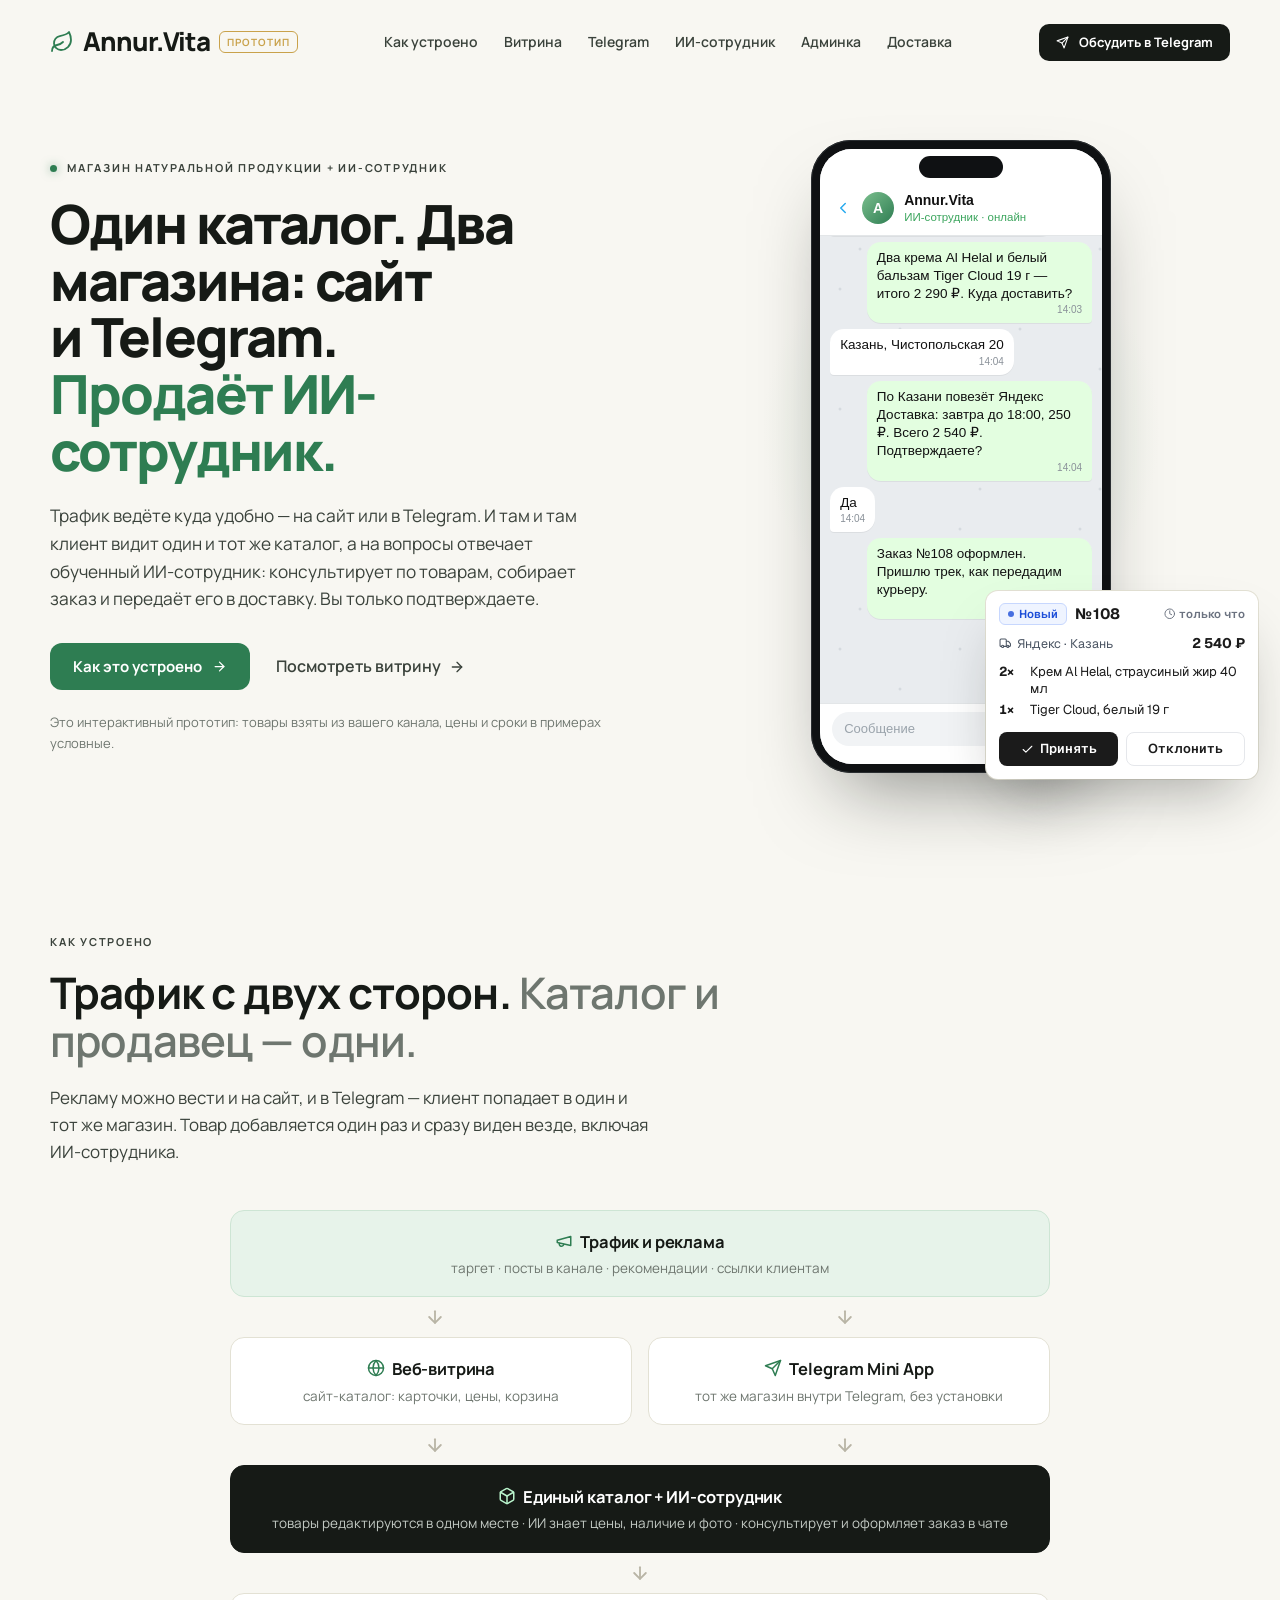
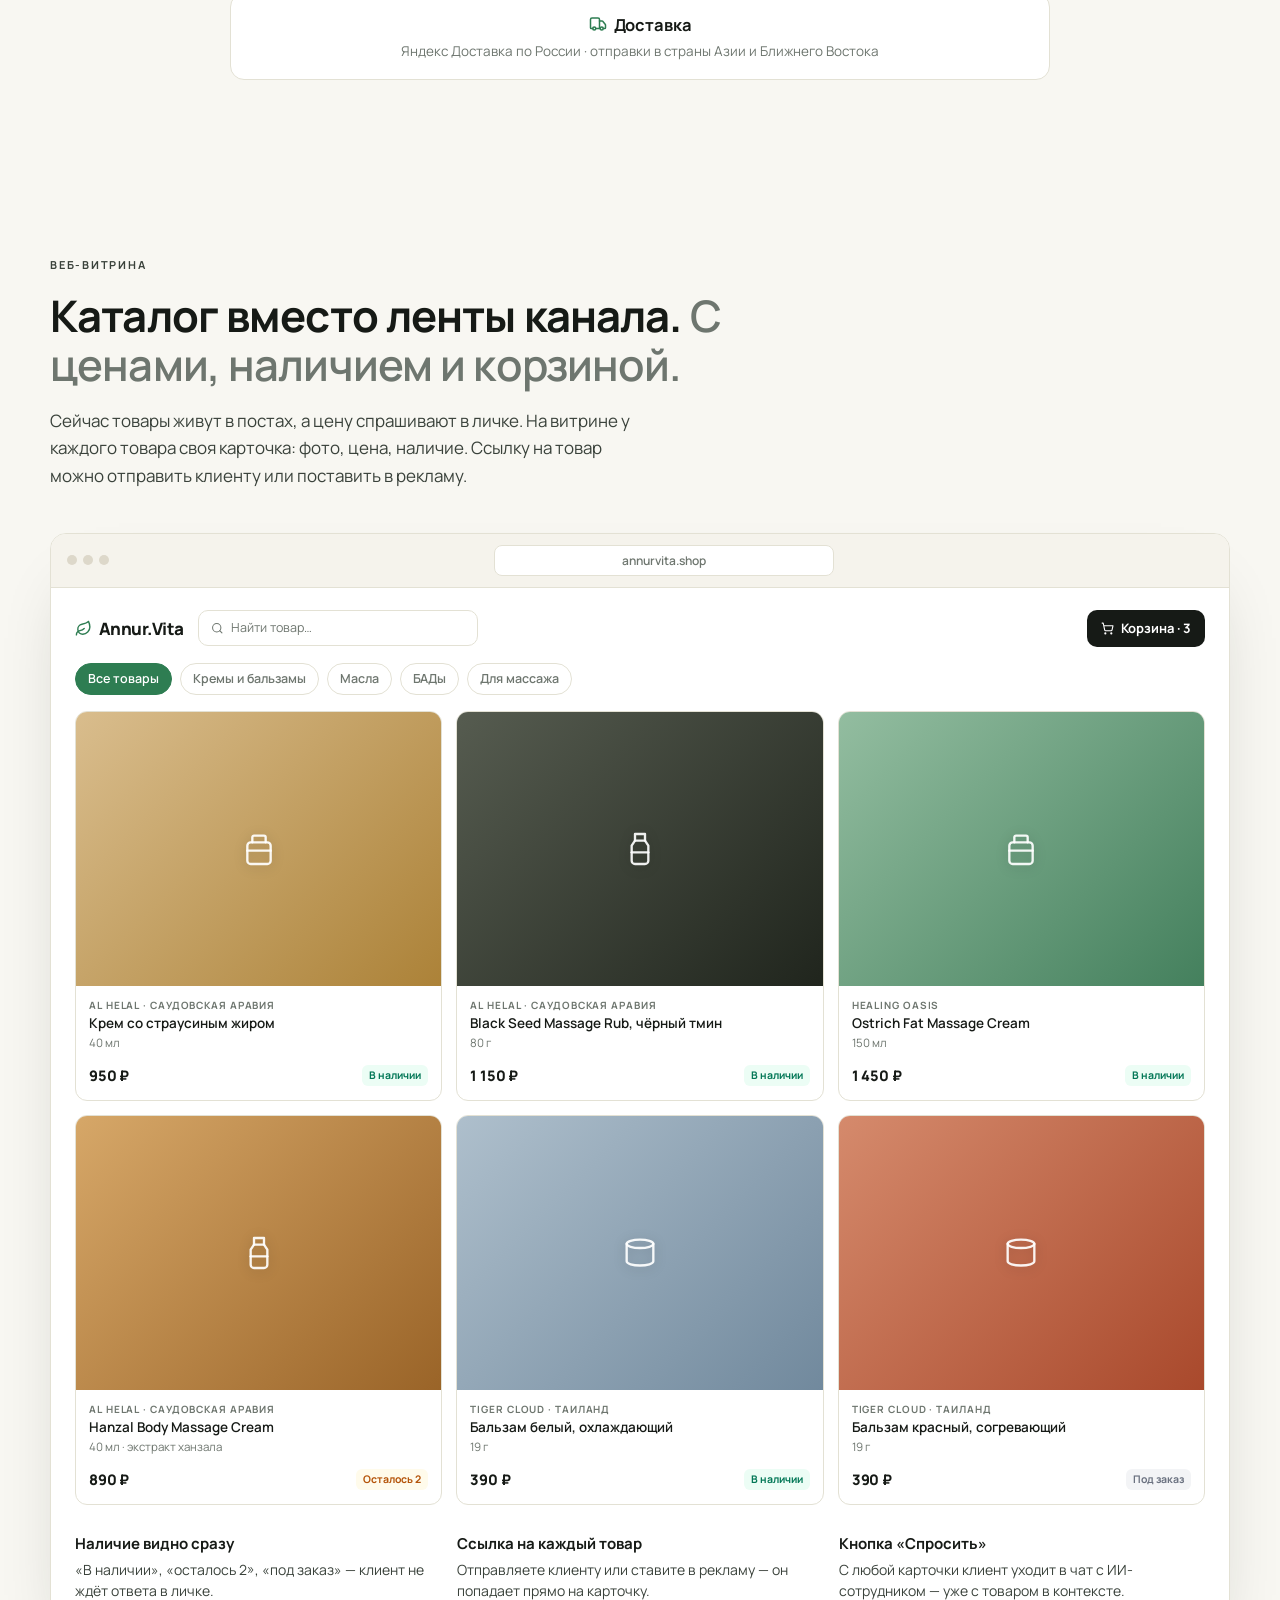
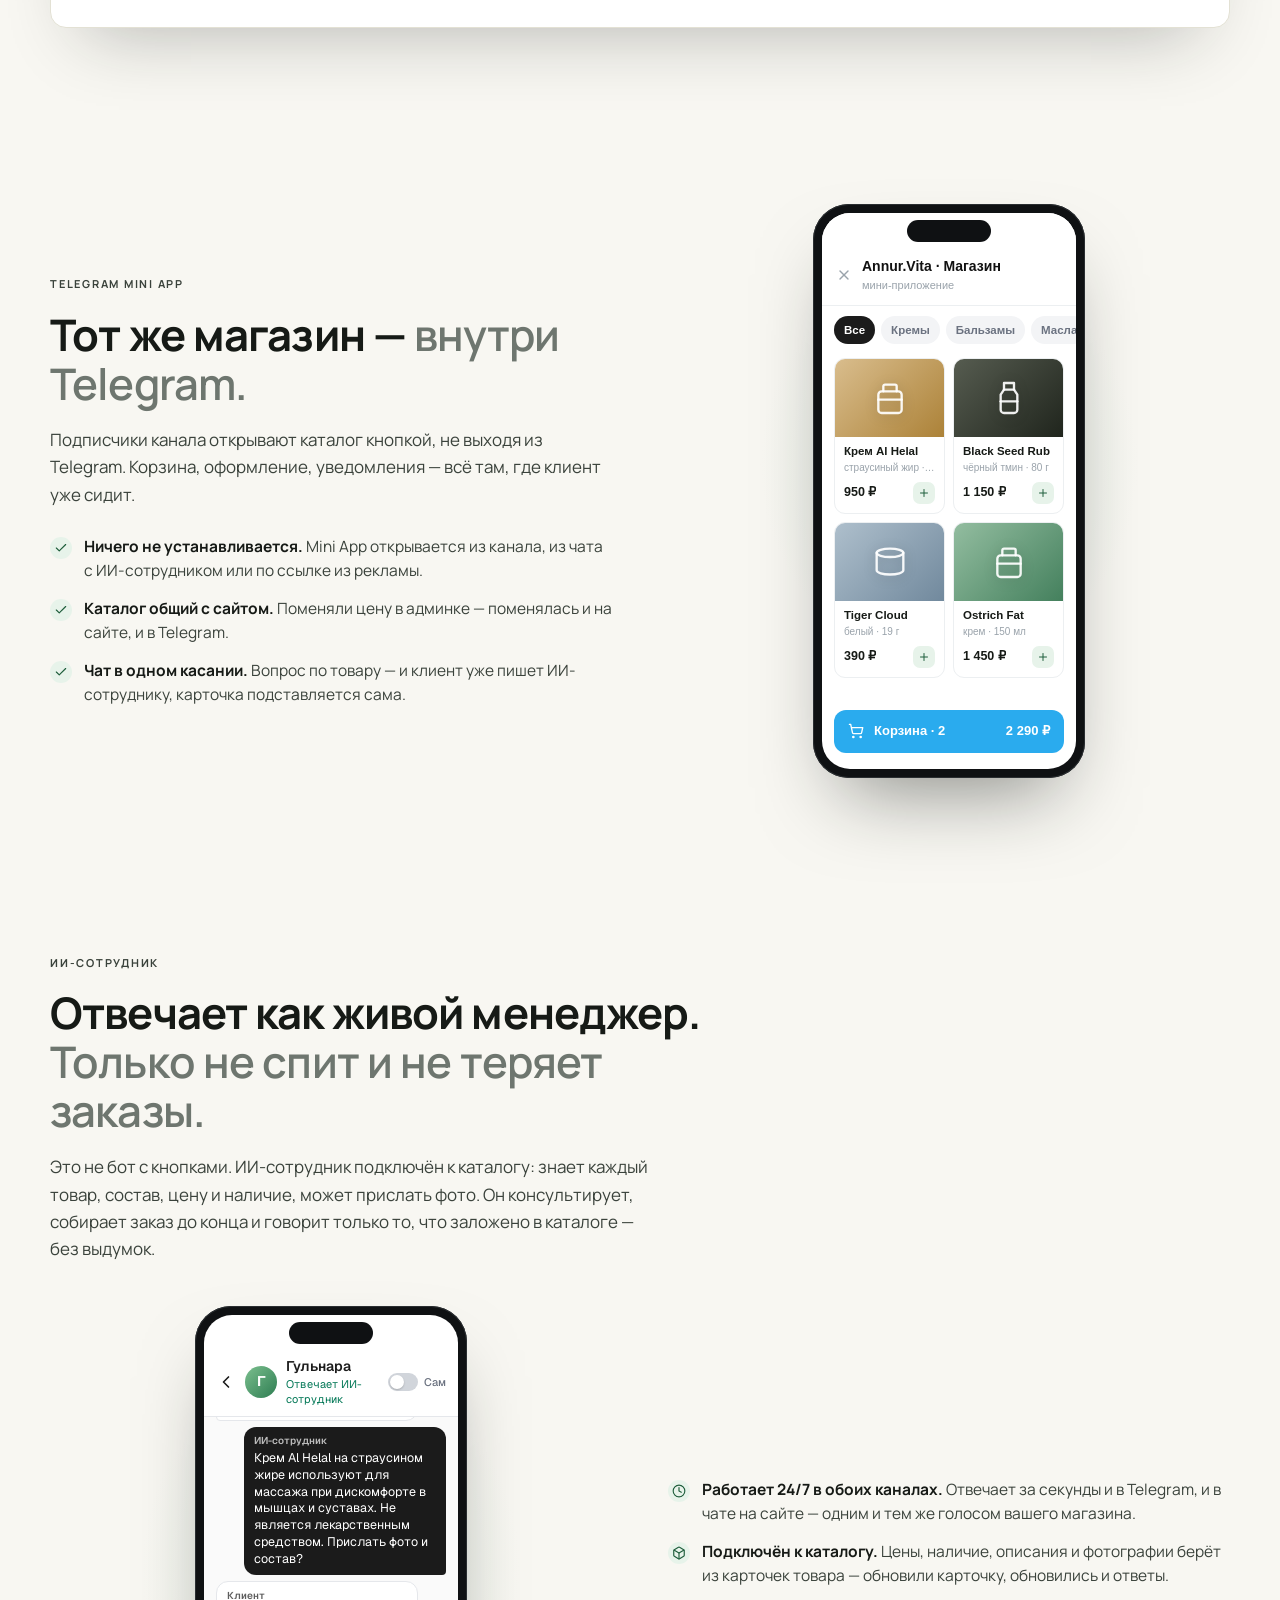
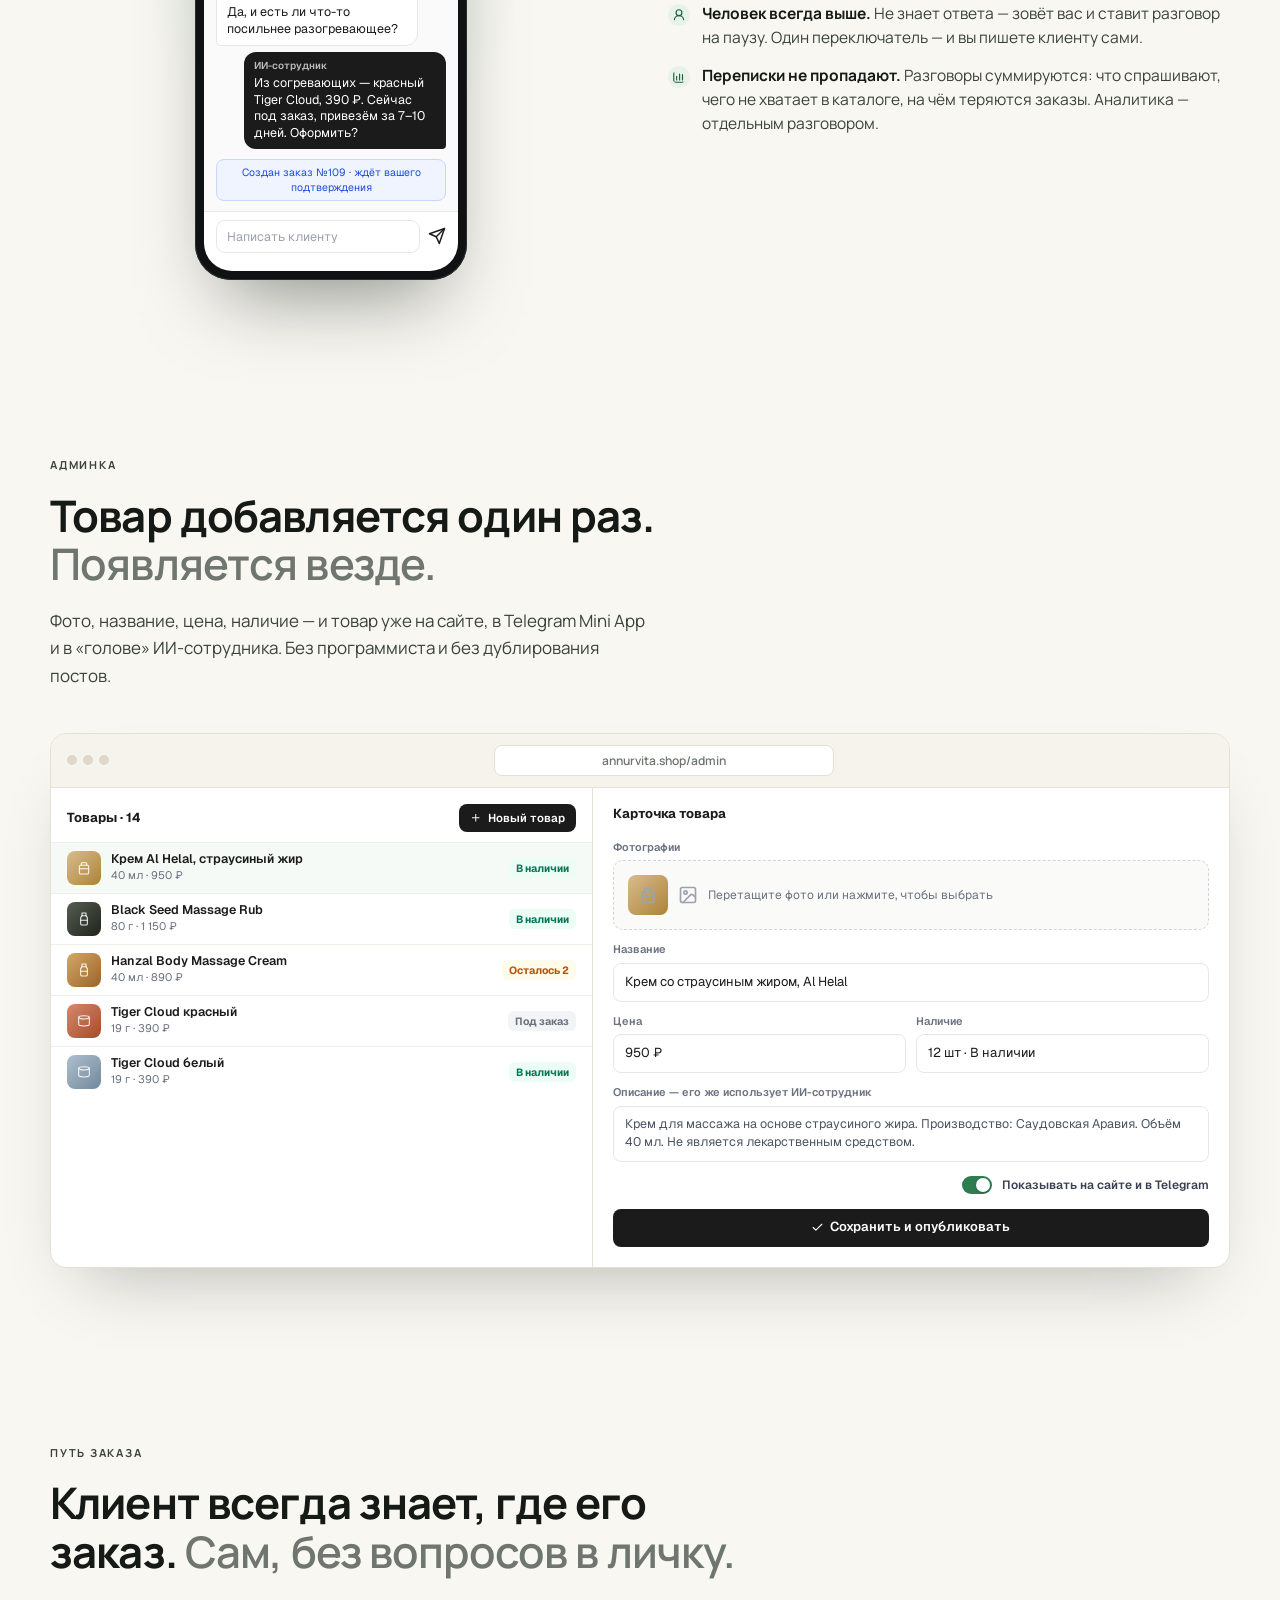
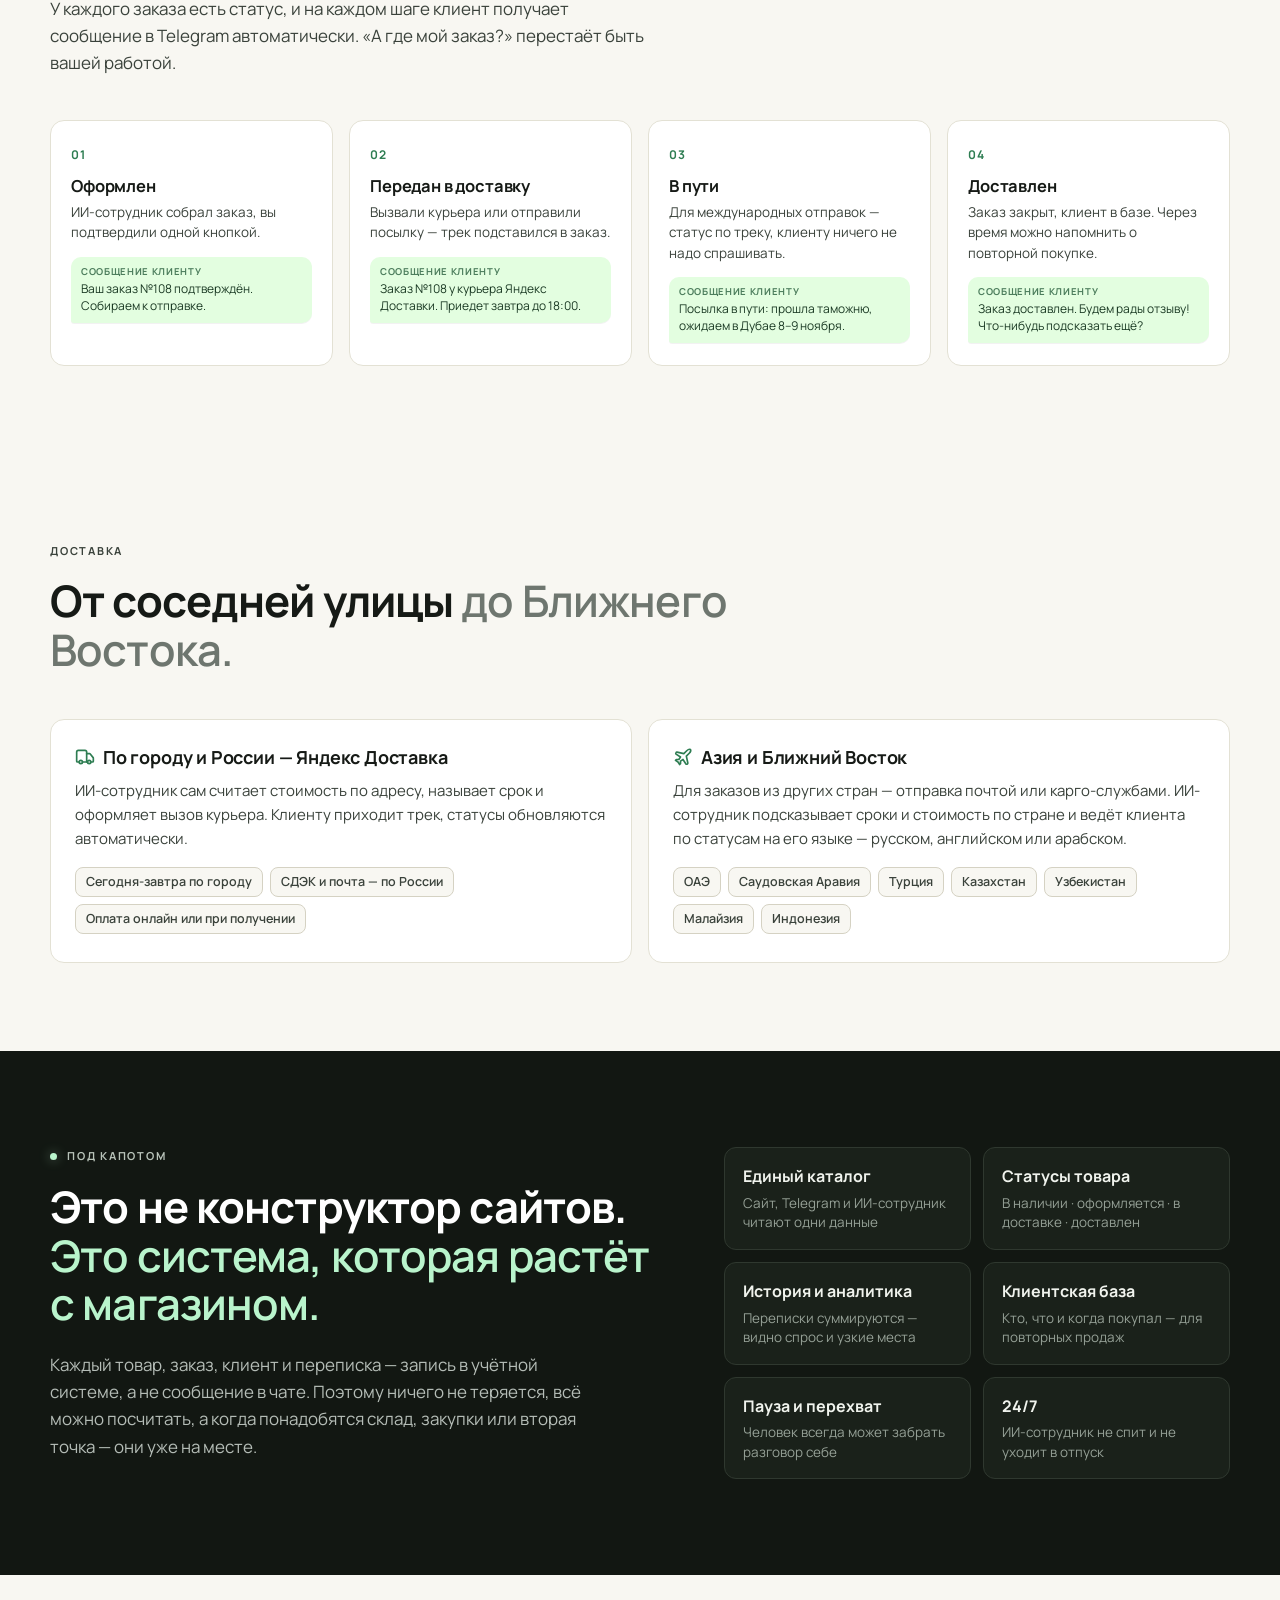
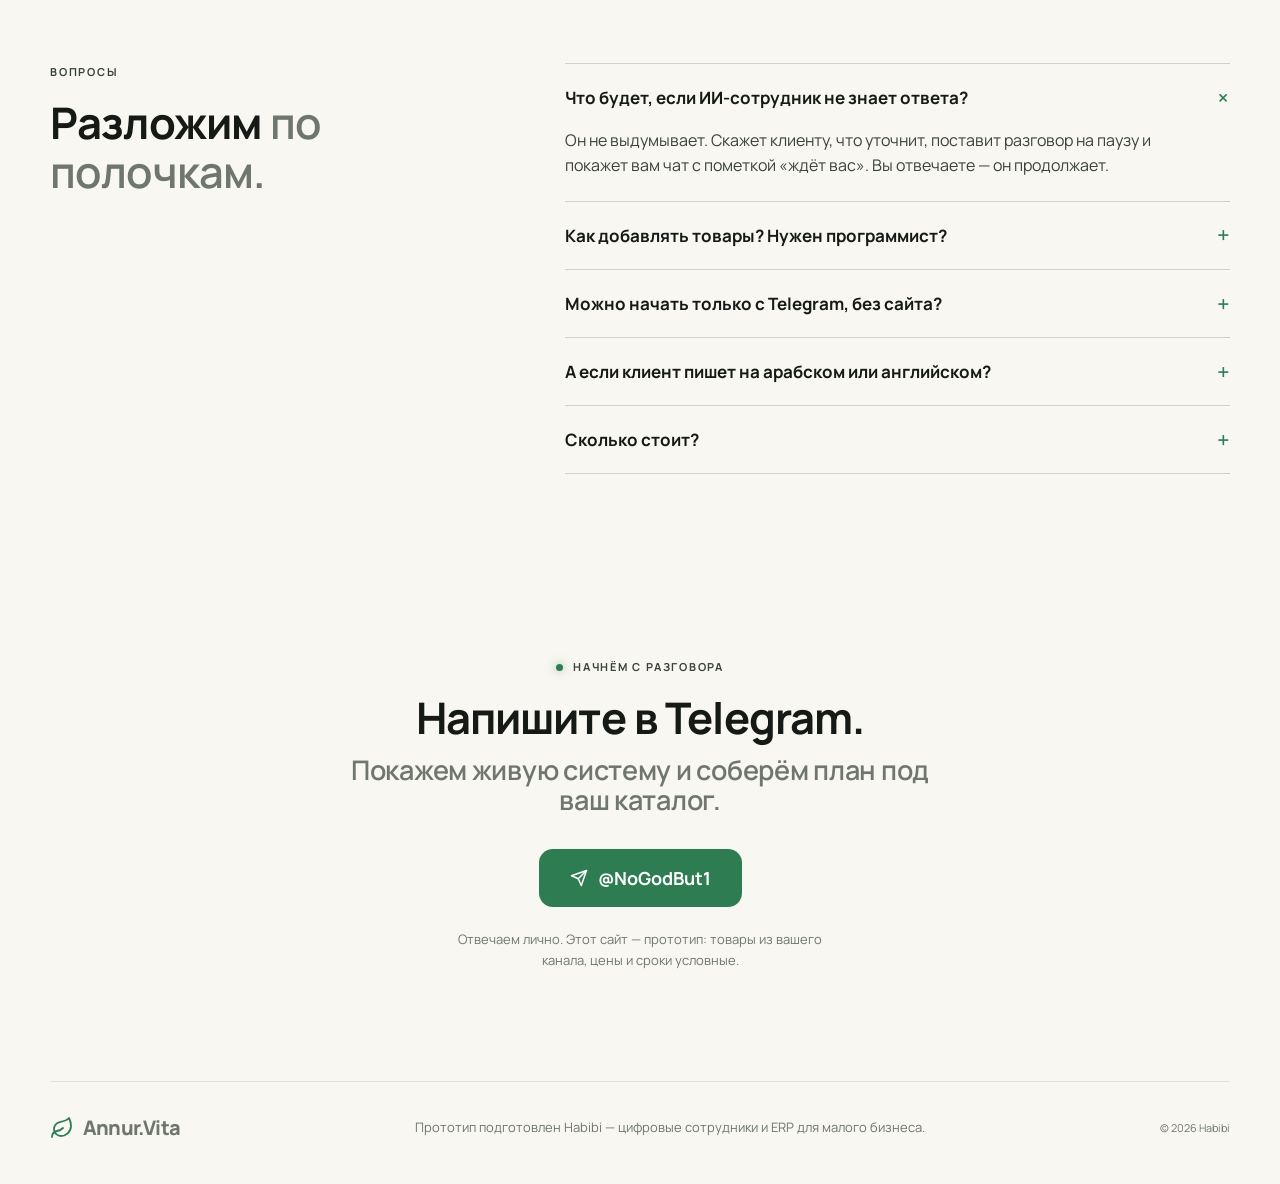
<file: index.html>
<!doctype html>
<html lang="ru">
<head>
<meta charset="UTF-8">
<meta name="viewport" content="width=device-width, initial-scale=1">
<title>Annur.Vita — онлайн-магазин натуральной продукции + ИИ-сотрудник</title>
<meta name="description" content="Один каталог — два магазина: сайт и Telegram Mini App. Консультирует и оформляет заказы обученный ИИ-сотрудник. Доставка Яндексом по России и в страны Азии и Ближнего Востока.">
<meta name="robots" content="noindex">
<link rel="icon" href="data:image/svg+xml,%3Csvg xmlns='http://www.w3.org/2000/svg' viewBox='0 0 24 24' fill='none' stroke='%232e7d52' stroke-width='2' stroke-linecap='round' stroke-linejoin='round'%3E%3Cpath d='M11 20A7 7 0 0 1 9.8 6.1C15.5 5 17 4.48 19 2c1 2 2 4.18 2 8 0 5.5-4.78 10-10 10Z'/%3E%3Cpath d='M2 21c0-3 1.85-5.36 5.08-6C9.5 14.52 12 13 13 12'/%3E%3C/svg%3E">
<link rel="preconnect" href="https://fonts.googleapis.com">
<link rel="preconnect" href="https://fonts.gstatic.com" crossorigin>
<link href="https://fonts.googleapis.com/css2?family=Manrope:wght@400;500;600;700;800&family=Geist:wght@400;500;600;700&display=swap" rel="stylesheet">
<link rel="stylesheet" href="style.css">
</head>
<body>
<svg class="sprite" aria-hidden="true">
  <symbol id="i-leaf" viewBox="0 0 24 24"><path d="M11 20A7 7 0 0 1 9.8 6.1C15.5 5 17 4.48 19 2c1 2 2 4.18 2 8 0 5.5-4.78 10-10 10Z"/><path d="M2 21c0-3 1.85-5.36 5.08-6C9.5 14.52 12 13 13 12"/></symbol>
  <symbol id="i-clock" viewBox="0 0 24 24"><circle cx="12" cy="12" r="10"/><polyline points="12 6 12 12 16 14"/></symbol>
  <symbol id="i-check" viewBox="0 0 24 24"><polyline points="20 6 9 17 4 12"/></symbol>
  <symbol id="i-truck" viewBox="0 0 24 24"><path d="M14 18V6a2 2 0 0 0-2-2H4a2 2 0 0 0-2 2v11a1 1 0 0 0 1 1h2"/><path d="M15 18H9"/><path d="M19 18h2a1 1 0 0 0 1-1v-3.65a1 1 0 0 0-.22-.624l-3.48-4.35A1 1 0 0 0 17.52 8H14"/><circle cx="17" cy="18" r="2"/><circle cx="7" cy="18" r="2"/></symbol>
  <symbol id="i-globe" viewBox="0 0 24 24"><circle cx="12" cy="12" r="10"/><path d="M2 12h20"/><path d="M12 2a15.3 15.3 0 0 1 4 10 15.3 15.3 0 0 1-4 10 15.3 15.3 0 0 1-4-10 15.3 15.3 0 0 1 4-10z"/></symbol>
  <symbol id="i-chat" viewBox="0 0 24 24"><path d="M7.9 20A9 9 0 1 0 4 16.1L2 22Z"/></symbol>
  <symbol id="i-send" viewBox="0 0 24 24"><path d="m22 2-7 20-4-9-9-4Z"/><path d="M22 2 11 13"/></symbol>
  <symbol id="i-back" viewBox="0 0 24 24"><path d="m15 18-6-6 6-6"/></symbol>
  <symbol id="i-x" viewBox="0 0 24 24"><path d="M18 6 6 18"/><path d="m6 6 12 12"/></symbol>
  <symbol id="i-arrow" viewBox="0 0 24 24"><path d="M5 12h14"/><path d="m12 5 7 7-7 7"/></symbol>
  <symbol id="i-cart" viewBox="0 0 24 24"><circle cx="8" cy="21" r="1"/><circle cx="19" cy="21" r="1"/><path d="M2.05 2.05h2l2.66 12.42a2 2 0 0 0 2 1.58h9.78a2 2 0 0 0 1.95-1.57l1.65-7.43H5.12"/></symbol>
  <symbol id="i-search" viewBox="0 0 24 24"><circle cx="11" cy="11" r="8"/><path d="m21 21-4.3-4.3"/></symbol>
  <symbol id="i-plus" viewBox="0 0 24 24"><path d="M5 12h14"/><path d="M12 5v14"/></symbol>
  <symbol id="i-image" viewBox="0 0 24 24"><rect x="3" y="3" width="18" height="18" rx="2"/><circle cx="9" cy="9" r="2"/><path d="m21 15-3.086-3.086a2 2 0 0 0-2.828 0L6 21"/></symbol>
  <symbol id="i-chart" viewBox="0 0 24 24"><path d="M3 3v16a2 2 0 0 0 2 2h16"/><path d="M8 17v-6"/><path d="M13 17V7"/><path d="M18 17v-9"/></symbol>
  <symbol id="i-jar" viewBox="0 0 24 24"><rect x="5" y="8" width="14" height="13" rx="2"/><path d="M8 8V5a1 1 0 0 1 1-1h6a1 1 0 0 1 1 1v3"/><path d="M5 13h14"/></symbol>
  <symbol id="i-tube" viewBox="0 0 24 24"><path d="M9 3h6v4H9z"/><path d="M9 7l-2 3v9a2 2 0 0 0 2 2h6a2 2 0 0 0 2-2v-9l-2-3"/><path d="M7 14h10"/></symbol>
  <symbol id="i-tin" viewBox="0 0 24 24"><ellipse cx="12" cy="6.5" rx="8" ry="2.5"/><path d="M4 6.5V17c0 1.4 3.6 2.5 8 2.5s8-1.1 8-2.5V6.5"/></symbol>
  <symbol id="i-plane" viewBox="0 0 24 24"><path d="M17.8 19.2 16 11l3.5-3.5C21 6 21.5 4 21 3c-1-.5-3 0-4.5 1.5L13 8 4.8 6.2c-.5-.1-.9.1-1.1.5l-.3.5c-.2.5-.1 1 .3 1.3L9 12l-2 3H4l-1 1 3 2 2 3 1-1v-3l3-2 3.5 5.3c.3.4.8.5 1.3.3l.5-.2c.4-.3.6-.7.5-1.2z"/></symbol>
  <symbol id="i-megaphone" viewBox="0 0 24 24"><path d="m3 11 18-5v12L3 14v-3z"/><path d="M11.6 16.8a3 3 0 1 1-5.8-1.6"/></symbol>
  <symbol id="i-box" viewBox="0 0 24 24"><path d="M21 8a2 2 0 0 0-1-1.73l-7-4a2 2 0 0 0-2 0l-7 4A2 2 0 0 0 3 8v8a2 2 0 0 0 1 1.73l7 4a2 2 0 0 0 2 0l7-4A2 2 0 0 0 21 16Z"/><path d="m3.3 7 8.7 5 8.7-5"/><path d="M12 22V12"/></symbol>
  <symbol id="i-user" viewBox="0 0 24 24"><circle cx="12" cy="8" r="5"/><path d="M20 21a8 8 0 0 0-16 0"/></symbol>
</svg>

<header class="top wrap">
  <a class="brand" href="#top"><svg class="ic"><use href="#i-leaf"/></svg>Annur.Vita<span class="proto">прототип</span></a>
  <nav class="menu" aria-label="Разделы">
    <a href="#how">Как устроено</a>
    <a href="#shop">Витрина</a>
    <a href="#tg">Telegram</a>
    <a href="#ai">ИИ-сотрудник</a>
    <a href="#admin">Админка</a>
    <a href="#delivery">Доставка</a>
  </nav>
  <div class="top-actions">
    <a class="btn btn-ink btn-sm" href="https://t.me/NoGodBut1" target="_blank" rel="noopener"><svg class="ic"><use href="#i-send"/></svg><span>Обсудить в Telegram</span></a>
  </div>
</header>

<main id="top">

<!-- ================= HERO ================= -->
<section class="hero wrap">
  <div class="hero-copy">
    <p class="eyebrow"><i></i>Магазин натуральной продукции + ИИ-сотрудник</p>
    <h1>Один каталог. Два магазина: сайт и&nbsp;Telegram. <span>Продаёт ИИ-сотрудник.</span></h1>
    <p class="lead">Трафик ведёте куда удобно — на сайт или в Telegram. И там и там клиент видит один и тот же каталог, а на вопросы отвечает обученный ИИ-сотрудник: консультирует по товарам, собирает заказ и передаёт его в доставку. Вы только подтверждаете.</p>
    <div class="actions">
      <a class="btn btn-accent" href="#how">Как это устроено <svg class="ic"><use href="#i-arrow"/></svg></a>
      <a class="textlink" href="#shop">Посмотреть витрину <svg class="ic"><use href="#i-arrow"/></svg></a>
    </div>
    <p class="footnote">Это интерактивный прототип: товары взяты из вашего канала, цены и сроки в примерах условные.</p>
  </div>

  <div class="hero-visual" aria-label="Переписка клиента с ИИ-сотрудником и карточка готового заказа">
    <div class="phone">
      <div class="tg">
        <div class="tg-head">
          <svg class="ic"><use href="#i-back"/></svg>
          <span class="tg-ava">A</span>
          <div><b>Annur.Vita</b><small>ИИ-сотрудник · онлайн</small></div>
        </div>
        <div class="tg-body">
          <div class="msg in">Ассаляму алейкум! Крем со страусиным жиром Al Helal ещё есть?<time>14:02</time></div>
          <div class="msg out">Ва-алейкум ассалям! Да, Al Helal 40 мл в наличии — 950 ₽, производство Саудовская Аравия. Один возьмёте?<time>14:02</time></div>
          <div class="msg in">Два. И белый Tiger Cloud, который охлаждающий<time>14:03</time></div>
          <div class="msg out">Два крема Al Helal и белый бальзам Tiger Cloud 19 г — итого 2 290 ₽. Куда доставить?<time>14:03</time></div>
          <div class="msg in">Казань, Чистопольская 20<time>14:04</time></div>
          <div class="msg out">По Казани повезёт Яндекс Доставка: завтра до 18:00, 250 ₽. Всего 2 540 ₽. Подтверждаете?<time>14:04</time></div>
          <div class="msg in">Да<time>14:04</time></div>
          <div class="msg out">Заказ №108 оформлен. Пришлю трек, как передадим курьеру.<time>14:04</time></div>
        </div>
        <div class="tg-input"><span>Сообщение</span></div>
      </div>
    </div>

    <div class="float-card cab" aria-label="Карточка заказа у владельца">
      <div class="fc-head"><span class="badge new">Новый</span><b>№108</b><span class="age"><svg class="ic"><use href="#i-clock"/></svg>только что</span></div>
      <div class="fc-sum"><span><svg class="ic"><use href="#i-truck"/></svg>Яндекс · Казань</span><b>2 540 ₽</b></div>
      <ul class="items">
        <li><b>2×</b><span>Крем Al Helal, страусиный жир 40 мл</span></li>
        <li><b>1×</b><span>Tiger Cloud, белый 19 г</span></li>
      </ul>
      <div class="fc-actions"><button class="ubtn dark" type="button"><svg class="ic"><use href="#i-check"/></svg>Принять</button><button class="ubtn outline" type="button">Отклонить</button></div>
    </div>
  </div>
</section>

<!-- ================= СХЕМА ================= -->
<section class="section wrap" id="how">
  <div class="section-head">
    <p class="eyebrow">Как устроено</p>
    <h2>Трафик с двух сторон. <span class="muted">Каталог и продавец — одни.</span></h2>
    <p class="section-lead">Рекламу можно вести и на сайт, и в Telegram — клиент попадает в один и тот же магазин. Товар добавляется один раз и сразу виден везде, включая ИИ-сотрудника.</p>
  </div>
  <div class="flow" role="img" aria-label="Схема: трафик идёт на сайт и в Telegram, оба подключены к единому каталогу, продажи ведёт ИИ-сотрудник, заказы уходят в доставку">
    <div class="frow one">
      <div class="fnode soft"><b><svg class="ic"><use href="#i-megaphone"/></svg>Трафик и реклама</b><span>таргет · посты в канале · рекомендации · ссылки клиентам</span></div>
    </div>
    <div class="farr"><i><svg class="ic"><use href="#i-arrow"/></svg></i><i><svg class="ic"><use href="#i-arrow"/></svg></i></div>
    <div class="frow">
      <div class="fnode"><b><svg class="ic"><use href="#i-globe"/></svg>Веб-витрина</b><span>сайт-каталог: карточки, цены, корзина</span></div>
      <div class="fnode"><b><svg class="ic"><use href="#i-send"/></svg>Telegram Mini App</b><span>тот же магазин внутри Telegram, без установки</span></div>
    </div>
    <div class="farr"><i><svg class="ic"><use href="#i-arrow"/></svg></i><i><svg class="ic"><use href="#i-arrow"/></svg></i></div>
    <div class="frow one">
      <div class="fnode hub"><b><svg class="ic"><use href="#i-box"/></svg>Единый каталог + ИИ-сотрудник</b><span>товары редактируются в одном месте · ИИ знает цены, наличие и фото · консультирует и оформляет заказ в чате</span></div>
    </div>
    <div class="farr one"><i><svg class="ic"><use href="#i-arrow"/></svg></i></div>
    <div class="frow one">
      <div class="fnode"><b><svg class="ic"><use href="#i-truck"/></svg>Доставка</b><span>Яндекс Доставка по России · отправки в страны Азии и Ближнего Востока</span></div>
    </div>
  </div>
</section>

<!-- ================= ВИТРИНА ================= -->
<section class="section wrap" id="shop">
  <div class="section-head">
    <p class="eyebrow">Веб-витрина</p>
    <h2>Каталог вместо ленты канала. <span class="muted">С ценами, наличием и корзиной.</span></h2>
    <p class="section-lead">Сейчас товары живут в постах, а цену спрашивают в личке. На витрине у каждого товара своя карточка: фото, цена, наличие. Ссылку на товар можно отправить клиенту или поставить в рекламу.</p>
  </div>

  <div class="browser" role="img" aria-label="Макет веб-витрины с карточками товаров">
    <div class="bbar"><i></i><i></i><i></i><span class="burl">annurvita.shop</span></div>
    <div class="shop">
      <div class="shop-top">
        <span class="shop-brand"><svg class="ic"><use href="#i-leaf"/></svg>Annur.Vita</span>
        <span class="shop-search"><svg class="ic"><use href="#i-search"/></svg>Найти товар…</span>
        <span class="shop-cart"><svg class="ic"><use href="#i-cart"/></svg>Корзина · 3</span>
      </div>
      <div class="shop-cats"><span class="on">Все товары</span><span>Кремы и бальзамы</span><span>Масла</span><span>БАДы</span><span>Для массажа</span></div>
      <div class="pgrid">
        <article class="pcard">
          <div class="pimg g1"><svg class="ic"><use href="#i-jar"/></svg></div>
          <div class="pbody"><span class="pbrand">Al Helal · Саудовская Аравия</span><span class="pname">Крем со страусиным жиром</span><span class="pmeta">40 мл</span><div class="prow"><span class="price">950 ₽</span><span class="stock ok">В наличии</span></div></div>
        </article>
        <article class="pcard">
          <div class="pimg g2"><svg class="ic"><use href="#i-tube"/></svg></div>
          <div class="pbody"><span class="pbrand">Al Helal · Саудовская Аравия</span><span class="pname">Black Seed Massage Rub, чёрный тмин</span><span class="pmeta">80 г</span><div class="prow"><span class="price">1 150 ₽</span><span class="stock ok">В наличии</span></div></div>
        </article>
        <article class="pcard">
          <div class="pimg g3"><svg class="ic"><use href="#i-jar"/></svg></div>
          <div class="pbody"><span class="pbrand">Healing Oasis</span><span class="pname">Ostrich Fat Massage Cream</span><span class="pmeta">150 мл</span><div class="prow"><span class="price">1 450 ₽</span><span class="stock ok">В наличии</span></div></div>
        </article>
        <article class="pcard">
          <div class="pimg g4"><svg class="ic"><use href="#i-tube"/></svg></div>
          <div class="pbody"><span class="pbrand">Al Helal · Саудовская Аравия</span><span class="pname">Hanzal Body Massage Cream</span><span class="pmeta">40 мл · экстракт ханзала</span><div class="prow"><span class="price">890 ₽</span><span class="stock low">Осталось 2</span></div></div>
        </article>
        <article class="pcard">
          <div class="pimg g5"><svg class="ic"><use href="#i-tin"/></svg></div>
          <div class="pbody"><span class="pbrand">Tiger Cloud · Таиланд</span><span class="pname">Бальзам белый, охлаждающий</span><span class="pmeta">19 г</span><div class="prow"><span class="price">390 ₽</span><span class="stock ok">В наличии</span></div></div>
        </article>
        <article class="pcard">
          <div class="pimg g6"><svg class="ic"><use href="#i-tin"/></svg></div>
          <div class="pbody"><span class="pbrand">Tiger Cloud · Таиланд</span><span class="pname">Бальзам красный, согревающий</span><span class="pmeta">19 г</span><div class="prow"><span class="price">390 ₽</span><span class="stock out">Под заказ</span></div></div>
        </article>
      </div>
      <div class="shopcap">
        <div><b>Наличие видно сразу</b>«В наличии», «осталось 2», «под заказ» — клиент не ждёт ответа в личке.</div>
        <div><b>Ссылка на каждый товар</b>Отправляете клиенту или ставите в рекламу — он попадает прямо на карточку.</div>
        <div><b>Кнопка «Спросить»</b>С любой карточки клиент уходит в чат с ИИ-сотрудником — уже с товаром в контексте.</div>
      </div>
    </div>
  </div>
</section>

<!-- ================= TELEGRAM MINI APP ================= -->
<section class="section wrap split" id="tg">
  <div>
    <div class="section-head">
      <p class="eyebrow">Telegram Mini App</p>
      <h2>Тот же магазин — <span class="muted">внутри Telegram.</span></h2>
      <p class="section-lead">Подписчики канала открывают каталог кнопкой, не выходя из Telegram. Корзина, оформление, уведомления — всё там, где клиент уже сидит.</p>
    </div>
    <ul class="points">
      <li><svg class="ic"><use href="#i-check"/></svg><b>Ничего не устанавливается.</b> Mini App открывается из канала, из чата с ИИ-сотрудником или по ссылке из рекламы.</li>
      <li><svg class="ic"><use href="#i-check"/></svg><b>Каталог общий с сайтом.</b> Поменяли цену в админке — поменялась и на сайте, и в Telegram.</li>
      <li><svg class="ic"><use href="#i-check"/></svg><b>Чат в одном касании.</b> Вопрос по товару — и клиент уже пишет ИИ-сотруднику, карточка подставляется сама.</li>
    </ul>
  </div>
  <div class="split-visual">
    <div class="phone small">
      <div class="ma">
        <div class="ma-head">
          <svg class="ic"><use href="#i-x"/></svg>
          <div><b>Annur.Vita · Магазин</b><small>мини-приложение</small></div>
        </div>
        <div class="ma-cats"><span class="on">Все</span><span>Кремы</span><span>Бальзамы</span><span>Масла</span></div>
        <div class="ma-grid">
          <article class="ma-card"><div class="pimg g1"><svg class="ic"><use href="#i-jar"/></svg></div><div class="mb"><b>Крем Al Helal</b><small>страусиный жир · 40 мл</small><div class="mr"><b>950 ₽</b><span class="ma-add"><svg class="ic"><use href="#i-plus"/></svg></span></div></div></article>
          <article class="ma-card"><div class="pimg g2"><svg class="ic"><use href="#i-tube"/></svg></div><div class="mb"><b>Black Seed Rub</b><small>чёрный тмин · 80 г</small><div class="mr"><b>1 150 ₽</b><span class="ma-add"><svg class="ic"><use href="#i-plus"/></svg></span></div></div></article>
          <article class="ma-card"><div class="pimg g5"><svg class="ic"><use href="#i-tin"/></svg></div><div class="mb"><b>Tiger Cloud</b><small>белый · 19 г</small><div class="mr"><b>390 ₽</b><span class="ma-add"><svg class="ic"><use href="#i-plus"/></svg></span></div></div></article>
          <article class="ma-card"><div class="pimg g3"><svg class="ic"><use href="#i-jar"/></svg></div><div class="mb"><b>Ostrich Fat</b><small>крем · 150 мл</small><div class="mr"><b>1 450 ₽</b><span class="ma-add"><svg class="ic"><use href="#i-plus"/></svg></span></div></div></article>
        </div>
        <div class="ma-cart"><span><svg class="ic"><use href="#i-cart"/></svg></span>Корзина · 2<b>2 290 ₽</b></div>
      </div>
    </div>
  </div>
</section>

<!-- ================= ИИ-СОТРУДНИК ================= -->
<section class="section wrap" id="ai">
  <div class="section-head">
    <p class="eyebrow">ИИ-сотрудник</p>
    <h2>Отвечает как живой менеджер. <span class="muted">Только не спит и не теряет заказы.</span></h2>
    <p class="section-lead">Это не бот с кнопками. ИИ-сотрудник подключён к каталогу: знает каждый товар, состав, цену и наличие, может прислать фото. Он консультирует, собирает заказ до конца и говорит только то, что заложено в каталоге — без выдумок.</p>
  </div>
  <div class="split">
    <div class="split-visual">
      <div class="phone small">
        <div class="cab">
          <div class="thread-head"><svg class="ic"><use href="#i-back"/></svg><span class="ava">Г</span><div><b>Гульнара</b><small class="ok">Отвечает ИИ-сотрудник</small></div><label class="switch"><i></i>Сам</label></div>
          <div class="thread">
            <div class="day">Сегодня</div>
            <div class="bub c"><small>Клиент</small>А этот крем от чего вообще? Для суставов подойдёт?</div>
            <div class="bub b"><small>ИИ-сотрудник</small>Крем Al Helal на страусином жире используют для массажа при дискомфорте в мышцах и суставах. Не является лекарственным средством. Прислать фото и состав?</div>
            <div class="bub c"><small>Клиент</small>Да, и есть ли что-то посильнее разогревающее?</div>
            <div class="bub b"><small>ИИ-сотрудник</small>Из согревающих — красный Tiger Cloud, 390 ₽. Сейчас под заказ, привезём за 7–10 дней. Оформить?</div>
            <div class="sys">Создан заказ №109 · ждёт вашего подтверждения</div>
          </div>
          <div class="thread-input"><span>Написать клиенту</span><svg class="ic"><use href="#i-send"/></svg></div>
        </div>
      </div>
    </div>
    <div>
      <ul class="points">
        <li><svg class="ic"><use href="#i-clock"/></svg><b>Работает 24/7 в обоих каналах.</b> Отвечает за секунды и в Telegram, и в чате на сайте — одним и тем же голосом вашего магазина.</li>
        <li><svg class="ic"><use href="#i-box"/></svg><b>Подключён к каталогу.</b> Цены, наличие, описания и фотографии берёт из карточек товара — обновили карточку, обновились и ответы.</li>
        <li><svg class="ic"><use href="#i-user"/></svg><b>Человек всегда выше.</b> Не знает ответа — зовёт вас и ставит разговор на паузу. Один переключатель — и вы пишете клиенту сами.</li>
        <li><svg class="ic"><use href="#i-chart"/></svg><b>Переписки не пропадают.</b> Разговоры суммируются: что спрашивают, чего не хватает в каталоге, на чём теряются заказы. Аналитика — отдельным разговором.</li>
      </ul>
    </div>
  </div>
</section>

<!-- ================= АДМИНКА ================= -->
<section class="section wrap" id="admin">
  <div class="section-head">
    <p class="eyebrow">Админка</p>
    <h2>Товар добавляется один раз. <span class="muted">Появляется везде.</span></h2>
    <p class="section-lead">Фото, название, цена, наличие — и товар уже на сайте, в Telegram Mini App и в «голове» ИИ-сотрудника. Без программиста и без дублирования постов.</p>
  </div>
  <div class="browser" role="img" aria-label="Макет админки: список товаров и форма нового товара">
    <div class="bbar"><i></i><i></i><i></i><span class="burl">annurvita.shop/admin</span></div>
    <div class="admin">
      <div class="alist">
        <h4>Товары · 14 <span class="ubtn dark"><svg class="ic"><use href="#i-plus"/></svg>Новый товар</span></h4>
        <div class="arow on"><span class="athumb g1"><svg class="ic"><use href="#i-jar"/></svg></span><div><b>Крем Al Helal, страусиный жир</b><small>40 мл · 950 ₽</small></div><span class="stock ok">В наличии</span></div>
        <div class="arow"><span class="athumb g2"><svg class="ic"><use href="#i-tube"/></svg></span><div><b>Black Seed Massage Rub</b><small>80 г · 1 150 ₽</small></div><span class="stock ok">В наличии</span></div>
        <div class="arow"><span class="athumb g4"><svg class="ic"><use href="#i-tube"/></svg></span><div><b>Hanzal Body Massage Cream</b><small>40 мл · 890 ₽</small></div><span class="stock low">Осталось 2</span></div>
        <div class="arow"><span class="athumb g6"><svg class="ic"><use href="#i-tin"/></svg></span><div><b>Tiger Cloud красный</b><small>19 г · 390 ₽</small></div><span class="stock out">Под заказ</span></div>
        <div class="arow"><span class="athumb g5"><svg class="ic"><use href="#i-tin"/></svg></span><div><b>Tiger Cloud белый</b><small>19 г · 390 ₽</small></div><span class="stock ok">В наличии</span></div>
      </div>
      <div class="aform">
        <h4>Карточка товара</h4>
        <div class="field"><label>Фотографии</label><div class="drop"><span class="mini g1"><svg class="ic"><use href="#i-jar"/></svg></span><svg class="ic"><use href="#i-image"/></svg>Перетащите фото или нажмите, чтобы выбрать</div></div>
        <div class="field"><label>Название</label><div class="in">Крем со страусиным жиром, Al Helal</div></div>
        <div class="f2">
          <div class="field"><label>Цена</label><div class="in">950 ₽</div></div>
          <div class="field"><label>Наличие</label><div class="in">12 шт · В наличии</div></div>
        </div>
        <div class="field"><label>Описание — его же использует ИИ-сотрудник</label><div class="in area">Крем для массажа на основе страусиного жира. Производство: Саудовская Аравия. Объём 40 мл. Не является лекарственным средством.</div></div>
        <div class="pub"><label class="switch"><i></i></label><span>Показывать на сайте и в Telegram</span></div>
        <span class="ubtn dark"><svg class="ic"><use href="#i-check"/></svg>Сохранить и опубликовать</span>
      </div>
    </div>
  </div>
</section>

<!-- ================= СТАТУСЫ ================= -->
<section class="section wrap" id="status">
  <div class="section-head">
    <p class="eyebrow">Путь заказа</p>
    <h2>Клиент всегда знает, где его заказ. <span class="muted">Сам, без вопросов в личку.</span></h2>
    <p class="section-lead">У каждого заказа есть статус, и на каждом шаге клиент получает сообщение в Telegram автоматически. «А где мой заказ?» перестаёт быть вашей работой.</p>
  </div>
  <ol class="timeline">
    <li><h3>Оформлен</h3><p>ИИ-сотрудник собрал заказ, вы подтвердили одной кнопкой.</p><div class="tl-msg">Ваш заказ №108 подтверждён. Собираем к отправке.</div></li>
    <li><h3>Передан в доставку</h3><p>Вызвали курьера или отправили посылку — трек подставился в заказ.</p><div class="tl-msg">Заказ №108 у курьера Яндекс Доставки. Приедет завтра до 18:00.</div></li>
    <li><h3>В пути</h3><p>Для международных отправок — статус по треку, клиенту ничего не надо спрашивать.</p><div class="tl-msg">Посылка в пути: прошла таможню, ожидаем в Дубае 8–9 ноября.</div></li>
    <li><h3>Доставлен</h3><p>Заказ закрыт, клиент в базе. Через время можно напомнить о повторной покупке.</p><div class="tl-msg">Заказ доставлен. Будем рады отзыву! Что-нибудь подсказать ещё?</div></li>
  </ol>
</section>

<!-- ================= ДОСТАВКА ================= -->
<section class="section wrap" id="delivery">
  <div class="section-head">
    <p class="eyebrow">Доставка</p>
    <h2>От соседней улицы <span class="muted">до Ближнего Востока.</span></h2>
  </div>
  <div class="tiles two">
    <article>
      <h3><svg class="ic"><use href="#i-truck"/></svg>По городу и России — Яндекс Доставка</h3>
      <p>ИИ-сотрудник сам считает стоимость по адресу, называет срок и оформляет вызов курьера. Клиенту приходит трек, статусы обновляются автоматически.</p>
      <div class="geo"><span>Сегодня-завтра по городу</span><span>СДЭК и почта — по России</span><span>Оплата онлайн или при получении</span></div>
    </article>
    <article>
      <h3><svg class="ic"><use href="#i-plane"/></svg>Азия и Ближний Восток</h3>
      <p>Для заказов из других стран — отправка почтой или карго-службами. ИИ-сотрудник подсказывает сроки и стоимость по стране и ведёт клиента по статусам на его языке — русском, английском или арабском.</p>
      <div class="geo"><span>ОАЭ</span><span>Саудовская Аравия</span><span>Турция</span><span>Казахстан</span><span>Узбекистан</span><span>Малайзия</span><span>Индонезия</span></div>
    </article>
  </div>
</section>

<!-- ================= ПОД КАПОТОМ ================= -->
<section class="hood" id="hood">
  <div class="wrap">
    <div class="hood-grid">
      <div>
        <p class="eyebrow"><i></i>Под капотом</p>
        <h2>Это не конструктор сайтов. <span>Это система, которая растёт с магазином.</span></h2>
        <p class="hood-lead">Каждый товар, заказ, клиент и переписка — запись в учётной системе, а не сообщение в чате. Поэтому ничего не теряется, всё можно посчитать, а когда понадобятся склад, закупки или вторая точка — они уже на месте.</p>
      </div>
      <ul class="chips">
        <li><b>Единый каталог</b><span>Сайт, Telegram и ИИ-сотрудник читают одни данные</span></li>
        <li><b>Статусы товара</b><span>В наличии · оформляется · в доставке · доставлен</span></li>
        <li><b>История и аналитика</b><span>Переписки суммируются — видно спрос и узкие места</span></li>
        <li><b>Клиентская база</b><span>Кто, что и когда покупал — для повторных продаж</span></li>
        <li><b>Пауза и перехват</b><span>Человек всегда может забрать разговор себе</span></li>
        <li><b>24/7</b><span>ИИ-сотрудник не спит и не уходит в отпуск</span></li>
      </ul>
    </div>
  </div>
</section>

<!-- ================= FAQ ================= -->
<section class="section wrap faq" id="faq">
  <div class="section-head">
    <p class="eyebrow">Вопросы</p>
    <h2>Разложим <span class="muted">по полочкам.</span></h2>
  </div>
  <div class="qa">
    <details open>
      <summary>Что будет, если ИИ-сотрудник не знает ответа?<span>+</span></summary>
      <p>Он не выдумывает. Скажет клиенту, что уточнит, поставит разговор на паузу и покажет вам чат с пометкой «ждёт вас». Вы отвечаете — он продолжает.</p>
    </details>
    <details>
      <summary>Как добавлять товары? Нужен программист?<span>+</span></summary>
      <p>Нет. В админке: фото, название, цена, наличие — и товар на сайте, в Telegram и у ИИ-сотрудника. Как пост в канале, только один раз и со статусами.</p>
    </details>
    <details>
      <summary>Можно начать только с Telegram, без сайта?<span>+</span></summary>
      <p>Да. Каталог один, поэтому включить вторую витрину можно в любой момент — товары переносить не придётся.</p>
    </details>
    <details>
      <summary>А если клиент пишет на арабском или английском?<span>+</span></summary>
      <p>ИИ-сотрудник отвечает на языке клиента. Каталог при этом ведёте на одном языке — переводит он сам.</p>
    </details>
    <details>
      <summary>Сколько стоит?<span>+</span></summary>
      <p>Зависит от объёма каталога и доставки. Напишите в Telegram — за один разговор посчитаем и покажем живой пример системы.</p>
    </details>
  </div>
</section>

<!-- ================= CONTACT ================= -->
<section class="contact wrap" id="contact">
  <p class="eyebrow"><i></i>Начнём с разговора</p>
  <h2>Напишите в Telegram. <span>Покажем живую систему и соберём план под ваш каталог.</span></h2>
  <a class="btn btn-accent btn-lg" href="https://t.me/NoGodBut1" target="_blank" rel="noopener"><svg class="ic"><use href="#i-send"/></svg>@NoGodBut1</a>
  <p class="footnote">Отвечаем лично. Этот сайт — прототип: товары из вашего канала, цены и сроки условные.</p>
</section>

</main>

<footer class="wrap">
  <a class="brand" href="#top"><svg class="ic"><use href="#i-leaf"/></svg>Annur.Vita</a>
  <p>Прототип подготовлен Habibi — цифровые сотрудники и ERP для малого бизнеса.</p>
  <small>© 2026 Habibi</small>
</footer>
</body>
</html>
</file>
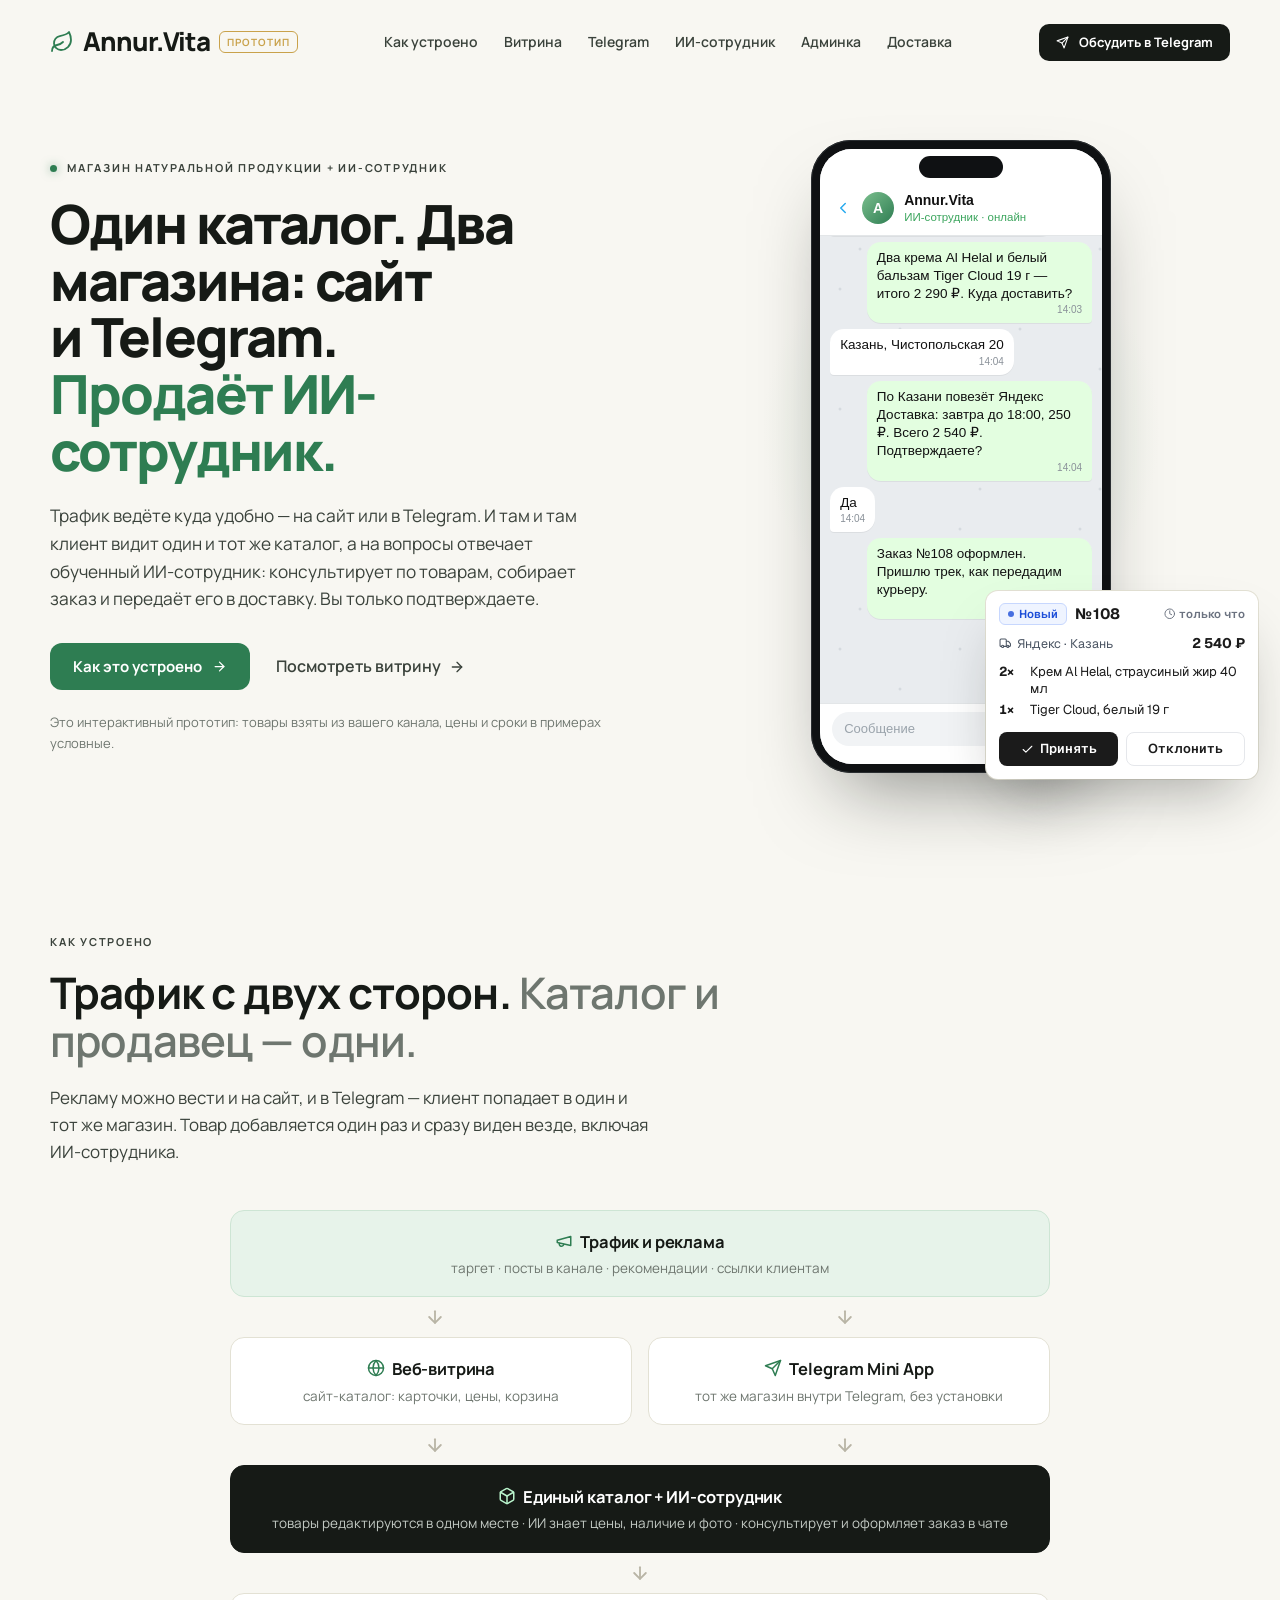
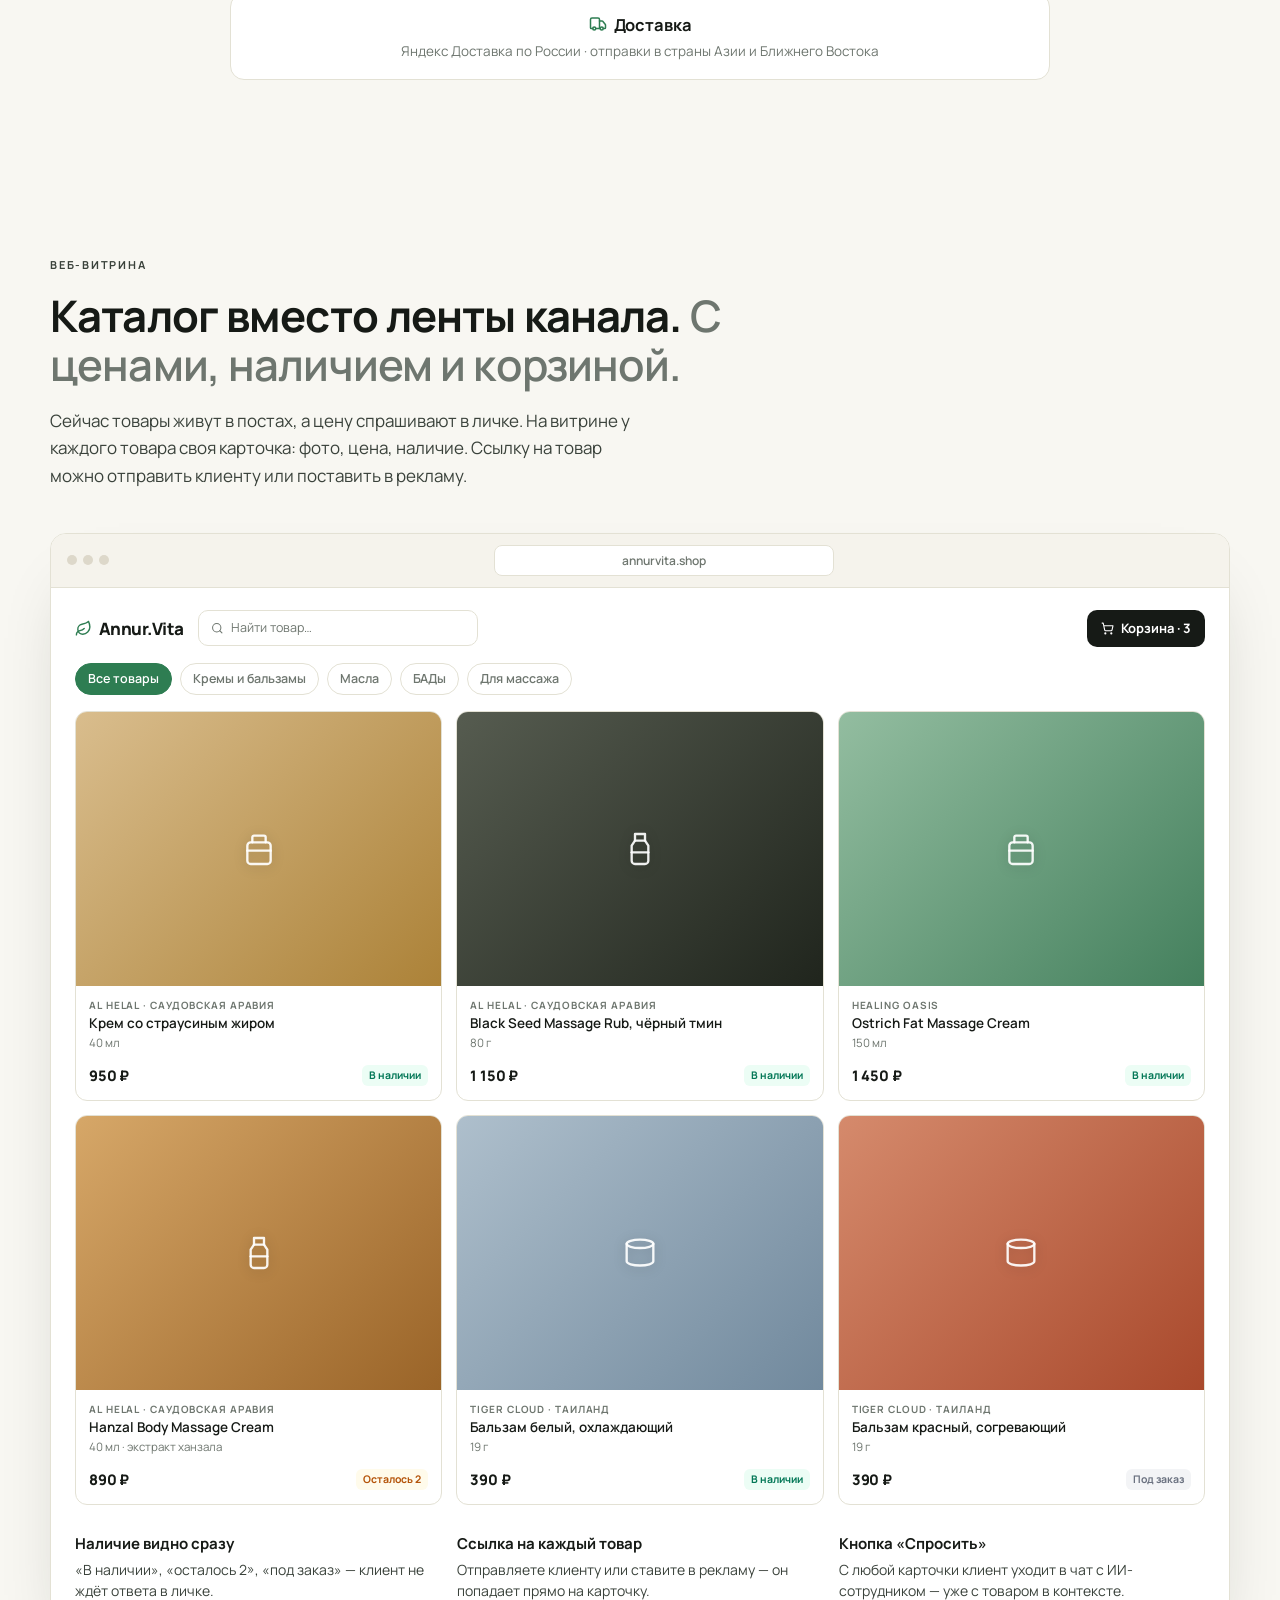
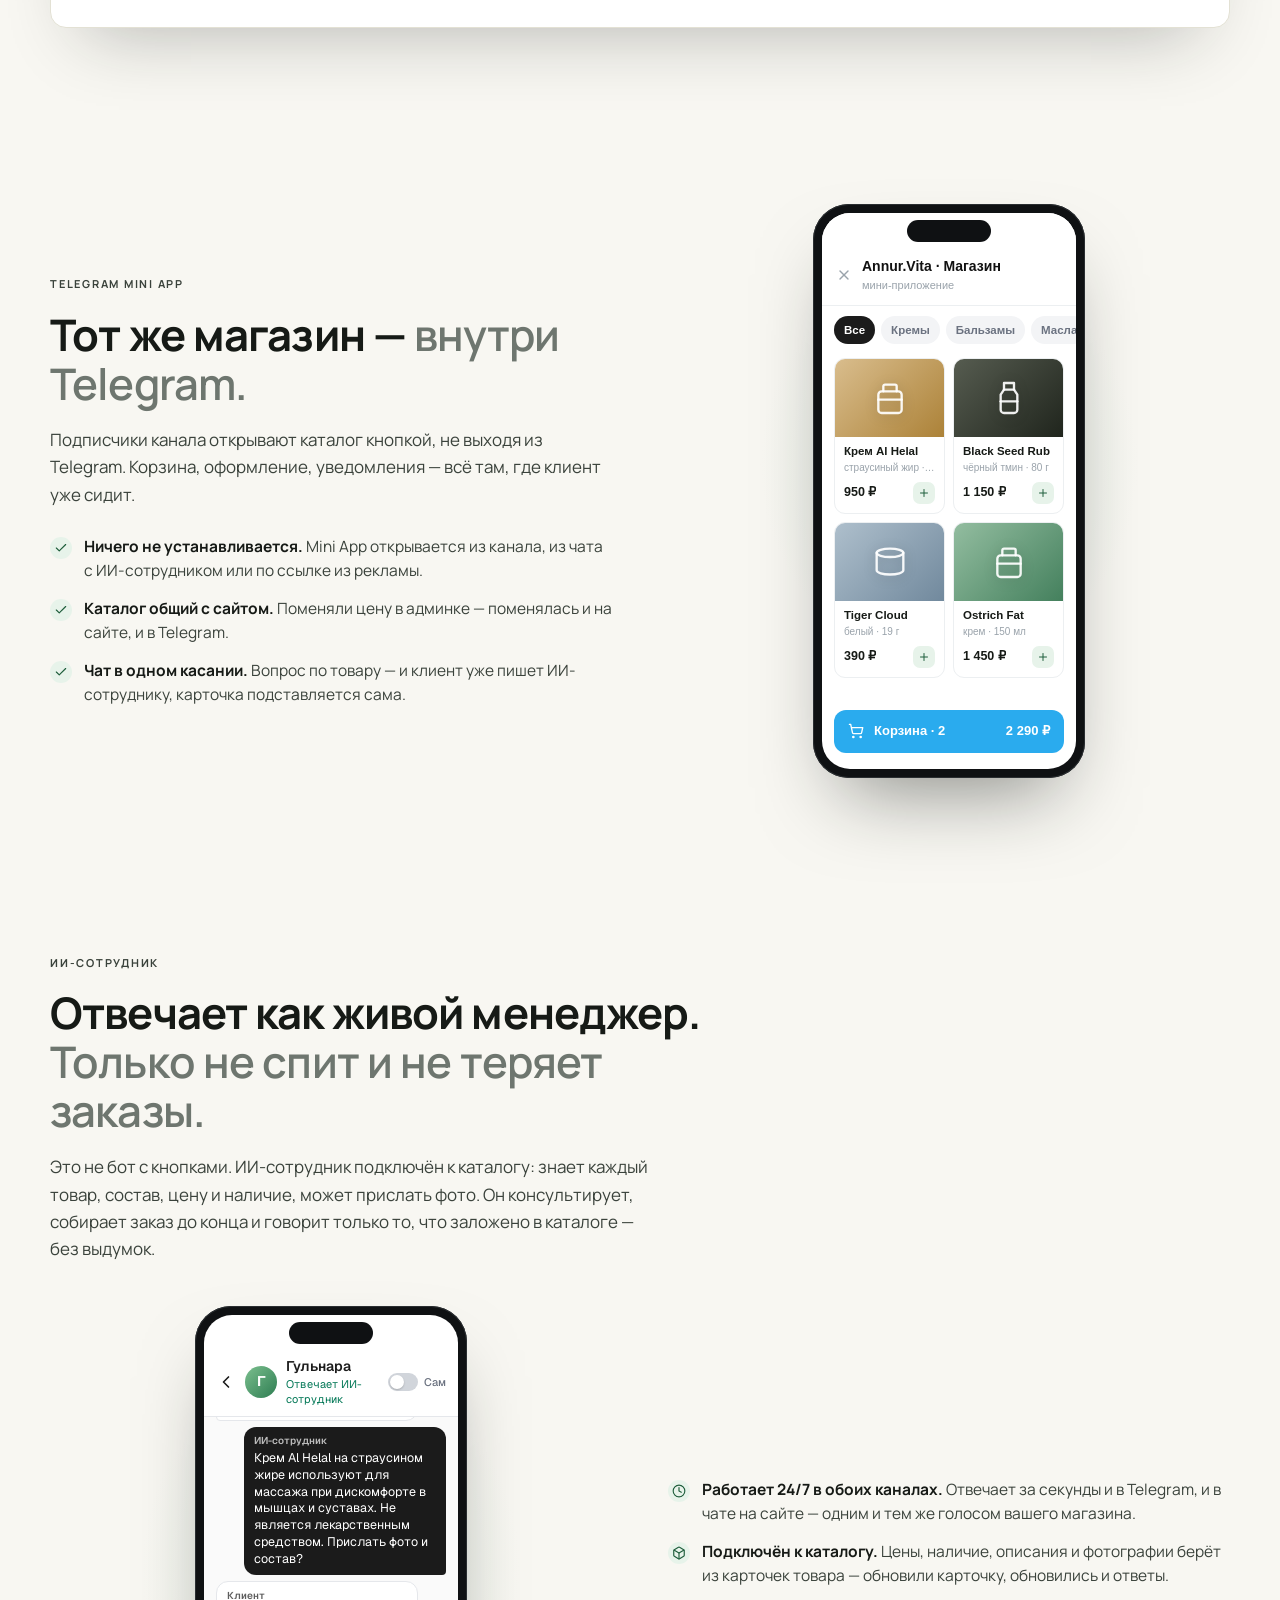
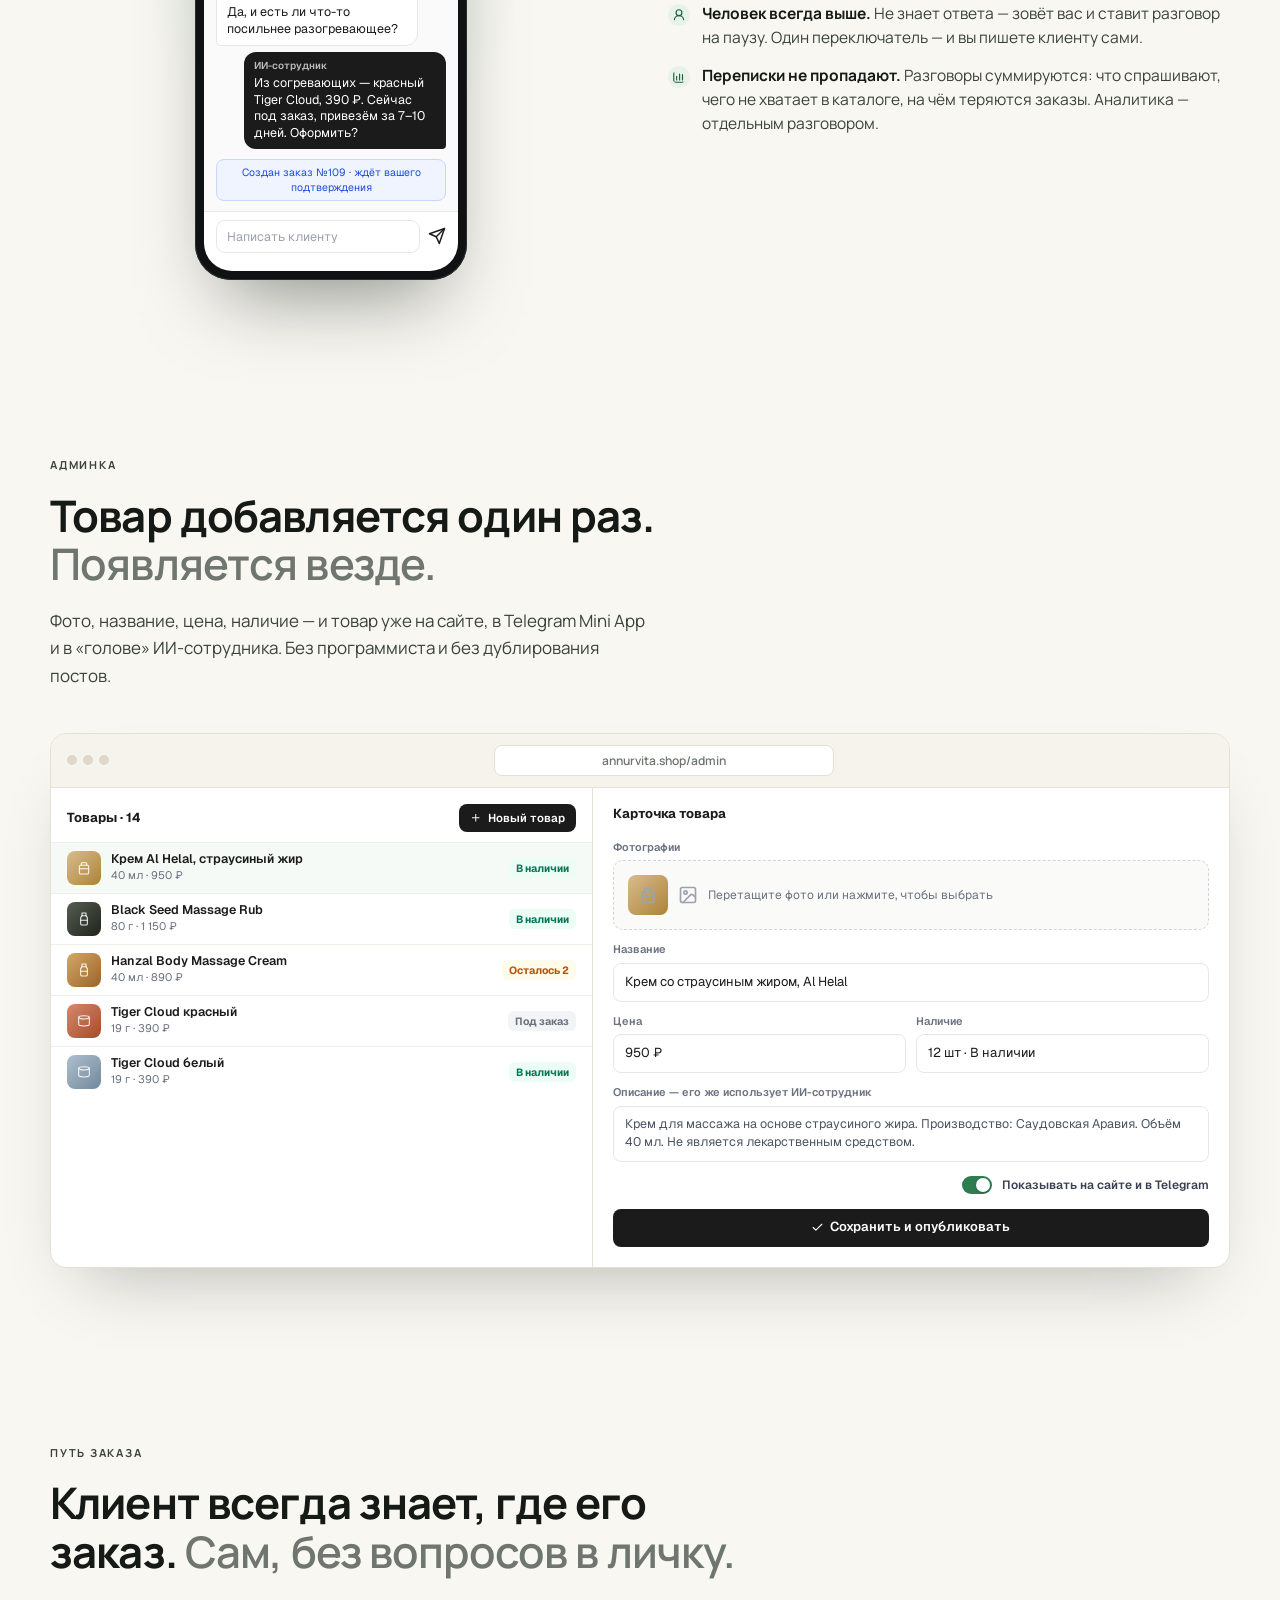
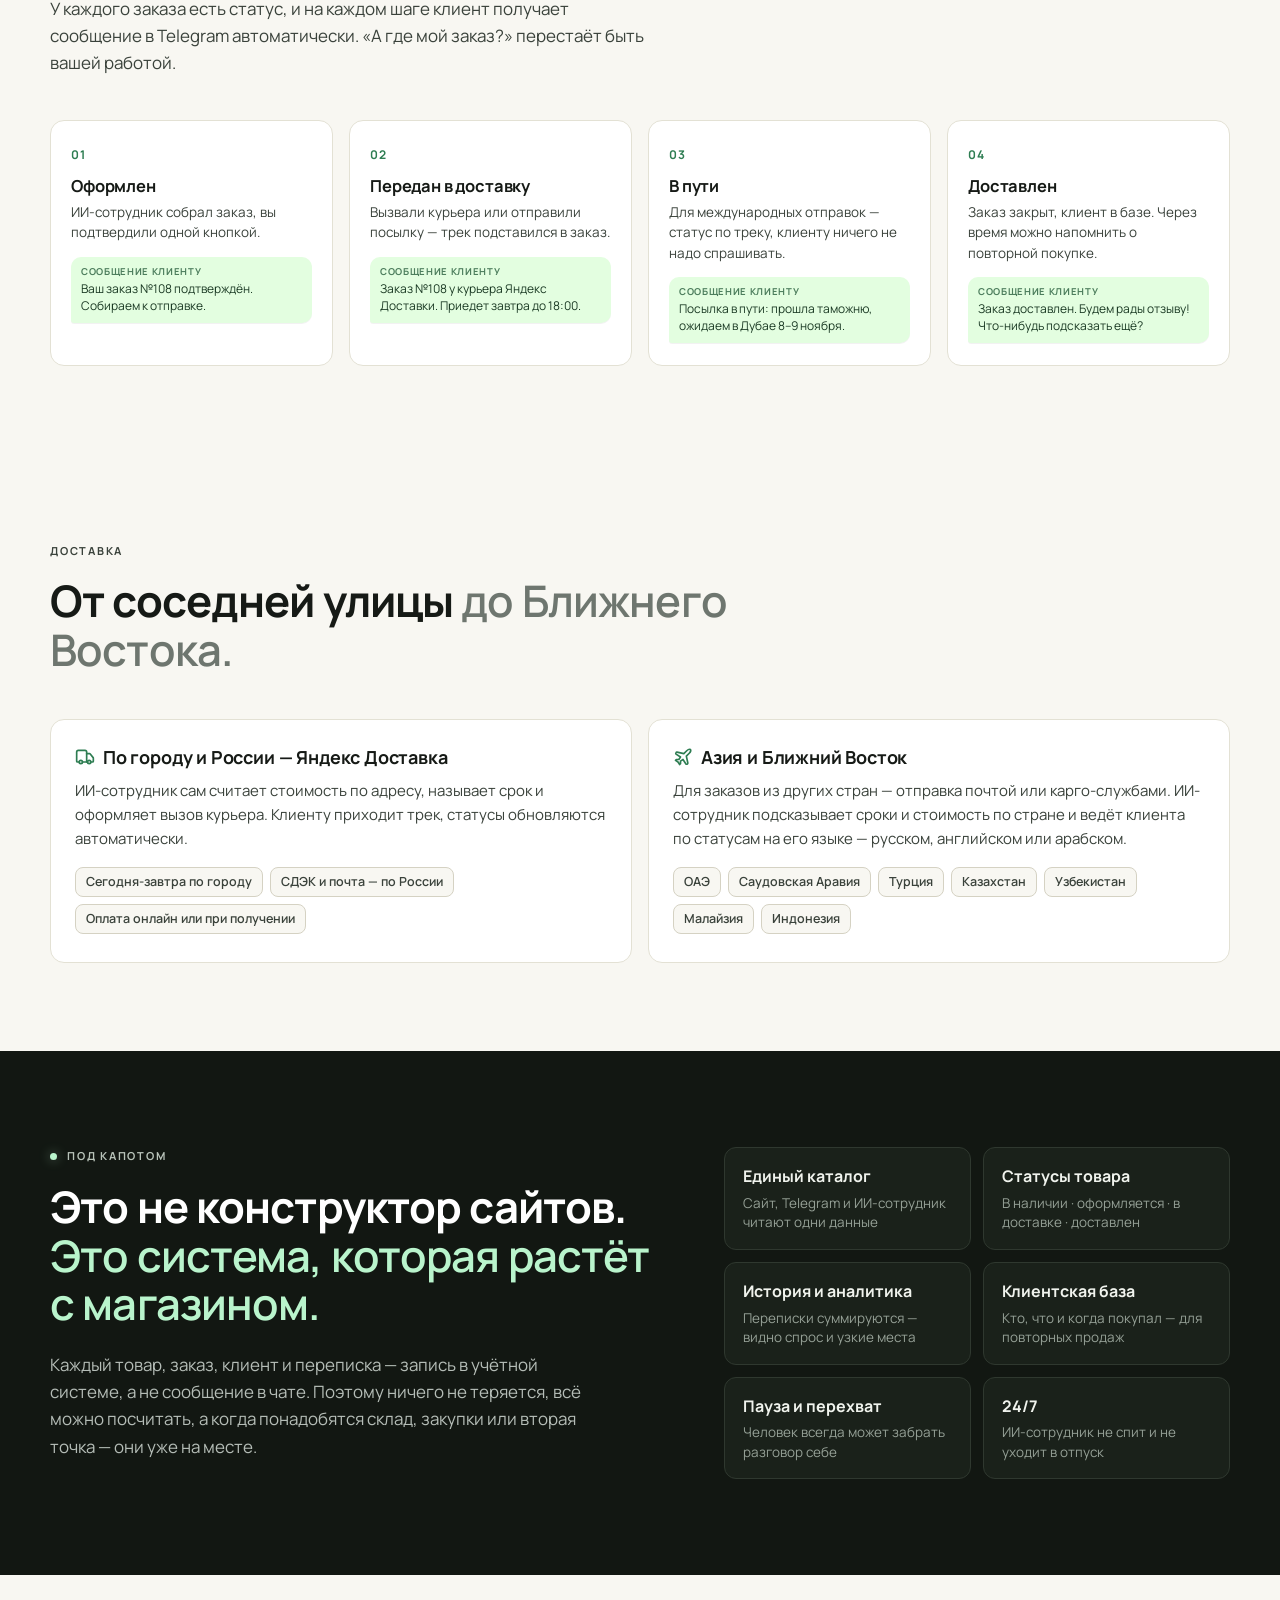
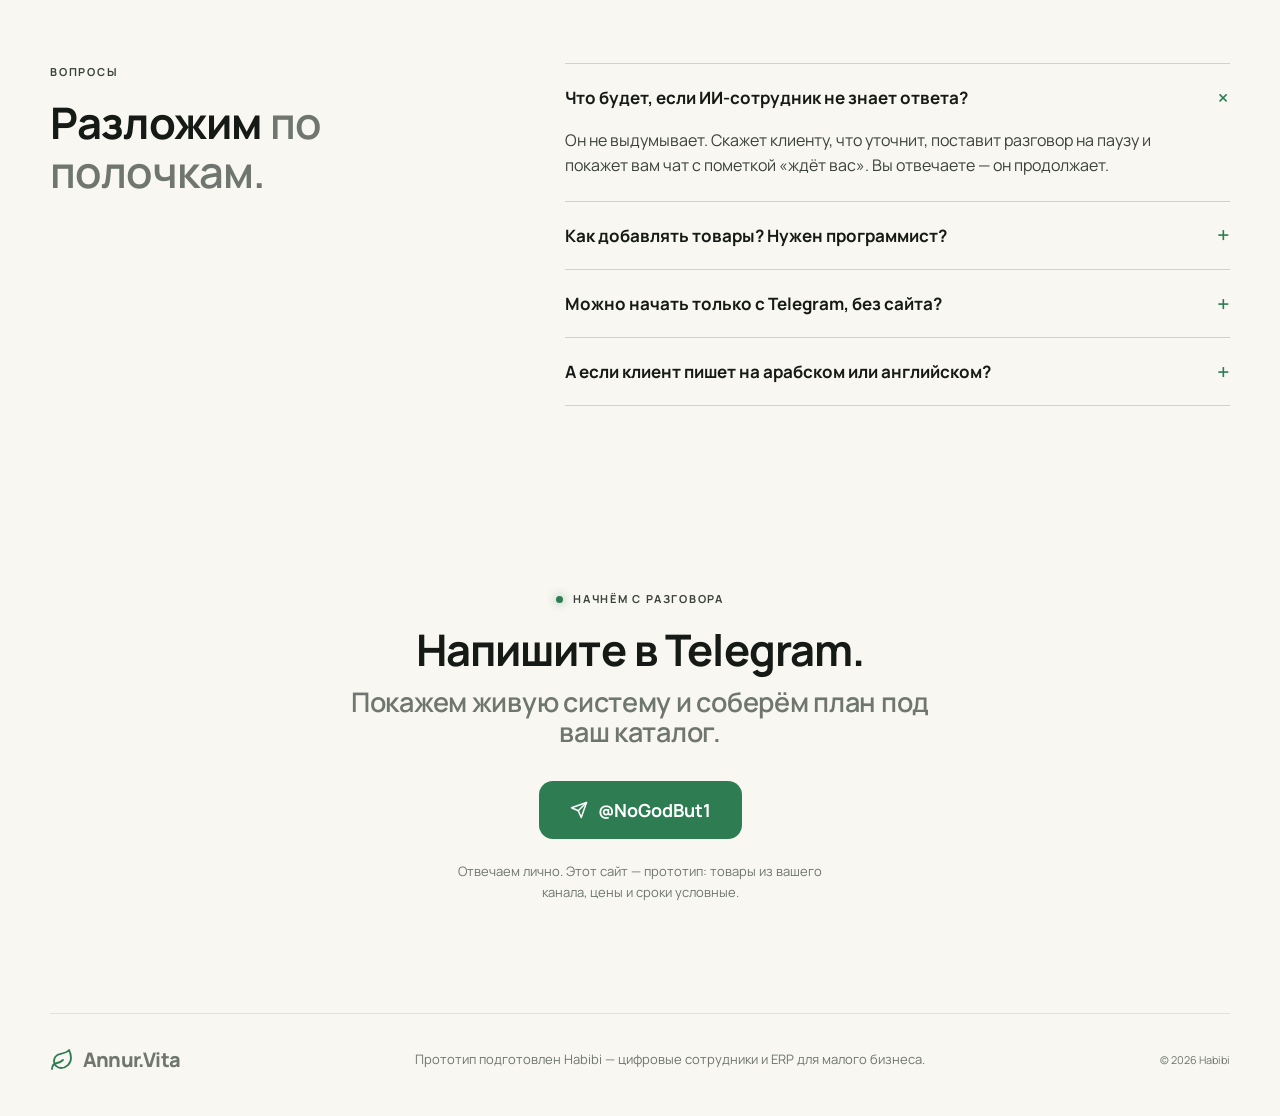
<file: annurvita/index.html>
<!doctype html>
<html lang="ru">
<head>
<meta charset="UTF-8">
<meta name="viewport" content="width=device-width, initial-scale=1">
<title>Annur.Vita — онлайн-магазин натуральной продукции + ИИ-сотрудник</title>
<meta name="description" content="Один каталог — два магазина: сайт и Telegram Mini App. Консультирует и оформляет заказы обученный ИИ-сотрудник. Доставка Яндексом по России и в страны Азии и Ближнего Востока.">
<meta name="robots" content="noindex">
<link rel="icon" href="data:image/svg+xml,%3Csvg xmlns='http://www.w3.org/2000/svg' viewBox='0 0 24 24' fill='none' stroke='%232e7d52' stroke-width='2' stroke-linecap='round' stroke-linejoin='round'%3E%3Cpath d='M11 20A7 7 0 0 1 9.8 6.1C15.5 5 17 4.48 19 2c1 2 2 4.18 2 8 0 5.5-4.78 10-10 10Z'/%3E%3Cpath d='M2 21c0-3 1.85-5.36 5.08-6C9.5 14.52 12 13 13 12'/%3E%3C/svg%3E">
<link rel="preconnect" href="https://fonts.googleapis.com">
<link rel="preconnect" href="https://fonts.gstatic.com" crossorigin>
<link href="https://fonts.googleapis.com/css2?family=Manrope:wght@400;500;600;700;800&family=Geist:wght@400;500;600;700&display=swap" rel="stylesheet">
<link rel="stylesheet" href="style.css">
</head>
<body>
<svg class="sprite" aria-hidden="true">
  <symbol id="i-leaf" viewBox="0 0 24 24"><path d="M11 20A7 7 0 0 1 9.8 6.1C15.5 5 17 4.48 19 2c1 2 2 4.18 2 8 0 5.5-4.78 10-10 10Z"/><path d="M2 21c0-3 1.85-5.36 5.08-6C9.5 14.52 12 13 13 12"/></symbol>
  <symbol id="i-clock" viewBox="0 0 24 24"><circle cx="12" cy="12" r="10"/><polyline points="12 6 12 12 16 14"/></symbol>
  <symbol id="i-check" viewBox="0 0 24 24"><polyline points="20 6 9 17 4 12"/></symbol>
  <symbol id="i-truck" viewBox="0 0 24 24"><path d="M14 18V6a2 2 0 0 0-2-2H4a2 2 0 0 0-2 2v11a1 1 0 0 0 1 1h2"/><path d="M15 18H9"/><path d="M19 18h2a1 1 0 0 0 1-1v-3.65a1 1 0 0 0-.22-.624l-3.48-4.35A1 1 0 0 0 17.52 8H14"/><circle cx="17" cy="18" r="2"/><circle cx="7" cy="18" r="2"/></symbol>
  <symbol id="i-globe" viewBox="0 0 24 24"><circle cx="12" cy="12" r="10"/><path d="M2 12h20"/><path d="M12 2a15.3 15.3 0 0 1 4 10 15.3 15.3 0 0 1-4 10 15.3 15.3 0 0 1-4-10 15.3 15.3 0 0 1 4-10z"/></symbol>
  <symbol id="i-chat" viewBox="0 0 24 24"><path d="M7.9 20A9 9 0 1 0 4 16.1L2 22Z"/></symbol>
  <symbol id="i-send" viewBox="0 0 24 24"><path d="m22 2-7 20-4-9-9-4Z"/><path d="M22 2 11 13"/></symbol>
  <symbol id="i-back" viewBox="0 0 24 24"><path d="m15 18-6-6 6-6"/></symbol>
  <symbol id="i-x" viewBox="0 0 24 24"><path d="M18 6 6 18"/><path d="m6 6 12 12"/></symbol>
  <symbol id="i-arrow" viewBox="0 0 24 24"><path d="M5 12h14"/><path d="m12 5 7 7-7 7"/></symbol>
  <symbol id="i-cart" viewBox="0 0 24 24"><circle cx="8" cy="21" r="1"/><circle cx="19" cy="21" r="1"/><path d="M2.05 2.05h2l2.66 12.42a2 2 0 0 0 2 1.58h9.78a2 2 0 0 0 1.95-1.57l1.65-7.43H5.12"/></symbol>
  <symbol id="i-search" viewBox="0 0 24 24"><circle cx="11" cy="11" r="8"/><path d="m21 21-4.3-4.3"/></symbol>
  <symbol id="i-plus" viewBox="0 0 24 24"><path d="M5 12h14"/><path d="M12 5v14"/></symbol>
  <symbol id="i-image" viewBox="0 0 24 24"><rect x="3" y="3" width="18" height="18" rx="2"/><circle cx="9" cy="9" r="2"/><path d="m21 15-3.086-3.086a2 2 0 0 0-2.828 0L6 21"/></symbol>
  <symbol id="i-chart" viewBox="0 0 24 24"><path d="M3 3v16a2 2 0 0 0 2 2h16"/><path d="M8 17v-6"/><path d="M13 17V7"/><path d="M18 17v-9"/></symbol>
  <symbol id="i-jar" viewBox="0 0 24 24"><rect x="5" y="8" width="14" height="13" rx="2"/><path d="M8 8V5a1 1 0 0 1 1-1h6a1 1 0 0 1 1 1v3"/><path d="M5 13h14"/></symbol>
  <symbol id="i-tube" viewBox="0 0 24 24"><path d="M9 3h6v4H9z"/><path d="M9 7l-2 3v9a2 2 0 0 0 2 2h6a2 2 0 0 0 2-2v-9l-2-3"/><path d="M7 14h10"/></symbol>
  <symbol id="i-tin" viewBox="0 0 24 24"><ellipse cx="12" cy="6.5" rx="8" ry="2.5"/><path d="M4 6.5V17c0 1.4 3.6 2.5 8 2.5s8-1.1 8-2.5V6.5"/></symbol>
  <symbol id="i-plane" viewBox="0 0 24 24"><path d="M17.8 19.2 16 11l3.5-3.5C21 6 21.5 4 21 3c-1-.5-3 0-4.5 1.5L13 8 4.8 6.2c-.5-.1-.9.1-1.1.5l-.3.5c-.2.5-.1 1 .3 1.3L9 12l-2 3H4l-1 1 3 2 2 3 1-1v-3l3-2 3.5 5.3c.3.4.8.5 1.3.3l.5-.2c.4-.3.6-.7.5-1.2z"/></symbol>
  <symbol id="i-megaphone" viewBox="0 0 24 24"><path d="m3 11 18-5v12L3 14v-3z"/><path d="M11.6 16.8a3 3 0 1 1-5.8-1.6"/></symbol>
  <symbol id="i-box" viewBox="0 0 24 24"><path d="M21 8a2 2 0 0 0-1-1.73l-7-4a2 2 0 0 0-2 0l-7 4A2 2 0 0 0 3 8v8a2 2 0 0 0 1 1.73l7 4a2 2 0 0 0 2 0l7-4A2 2 0 0 0 21 16Z"/><path d="m3.3 7 8.7 5 8.7-5"/><path d="M12 22V12"/></symbol>
  <symbol id="i-user" viewBox="0 0 24 24"><circle cx="12" cy="8" r="5"/><path d="M20 21a8 8 0 0 0-16 0"/></symbol>
</svg>

<header class="top wrap">
  <a class="brand" href="#top"><svg class="ic"><use href="#i-leaf"/></svg>Annur.Vita<span class="proto">прототип</span></a>
  <nav class="menu" aria-label="Разделы">
    <a href="#how">Как устроено</a>
    <a href="#shop">Витрина</a>
    <a href="#tg">Telegram</a>
    <a href="#ai">ИИ-сотрудник</a>
    <a href="#admin">Админка</a>
    <a href="#delivery">Доставка</a>
  </nav>
  <div class="top-actions">
    <a class="btn btn-ink btn-sm" href="https://t.me/NoGodBut1" target="_blank" rel="noopener"><svg class="ic"><use href="#i-send"/></svg><span>Обсудить в Telegram</span></a>
  </div>
</header>

<main id="top">

<!-- ================= HERO ================= -->
<section class="hero wrap">
  <div class="hero-copy">
    <p class="eyebrow"><i></i>Магазин натуральной продукции + ИИ-сотрудник</p>
    <h1>Один каталог. Два магазина: сайт и&nbsp;Telegram. <span>Продаёт ИИ-сотрудник.</span></h1>
    <p class="lead">Трафик ведёте куда удобно — на сайт или в Telegram. И там и там клиент видит один и тот же каталог, а на вопросы отвечает обученный ИИ-сотрудник: консультирует по товарам, собирает заказ и передаёт его в доставку. Вы только подтверждаете.</p>
    <div class="actions">
      <a class="btn btn-accent" href="#how">Как это устроено <svg class="ic"><use href="#i-arrow"/></svg></a>
      <a class="textlink" href="#shop">Посмотреть витрину <svg class="ic"><use href="#i-arrow"/></svg></a>
    </div>
    <p class="footnote">Это интерактивный прототип: товары взяты из вашего канала, цены и сроки в примерах условные.</p>
  </div>

  <div class="hero-visual" aria-label="Переписка клиента с ИИ-сотрудником и карточка готового заказа">
    <div class="phone">
      <div class="tg">
        <div class="tg-head">
          <svg class="ic"><use href="#i-back"/></svg>
          <span class="tg-ava">A</span>
          <div><b>Annur.Vita</b><small>ИИ-сотрудник · онлайн</small></div>
        </div>
        <div class="tg-body">
          <div class="msg in">Ассаляму алейкум! Крем со страусиным жиром Al Helal ещё есть?<time>14:02</time></div>
          <div class="msg out">Ва-алейкум ассалям! Да, Al Helal 40 мл в наличии — 950 ₽, производство Саудовская Аравия. Один возьмёте?<time>14:02</time></div>
          <div class="msg in">Два. И белый Tiger Cloud, который охлаждающий<time>14:03</time></div>
          <div class="msg out">Два крема Al Helal и белый бальзам Tiger Cloud 19 г — итого 2 290 ₽. Куда доставить?<time>14:03</time></div>
          <div class="msg in">Казань, Чистопольская 20<time>14:04</time></div>
          <div class="msg out">По Казани повезёт Яндекс Доставка: завтра до 18:00, 250 ₽. Всего 2 540 ₽. Подтверждаете?<time>14:04</time></div>
          <div class="msg in">Да<time>14:04</time></div>
          <div class="msg out">Заказ №108 оформлен. Пришлю трек, как передадим курьеру.<time>14:04</time></div>
        </div>
        <div class="tg-input"><span>Сообщение</span></div>
      </div>
    </div>

    <div class="float-card cab" aria-label="Карточка заказа у владельца">
      <div class="fc-head"><span class="badge new">Новый</span><b>№108</b><span class="age"><svg class="ic"><use href="#i-clock"/></svg>только что</span></div>
      <div class="fc-sum"><span><svg class="ic"><use href="#i-truck"/></svg>Яндекс · Казань</span><b>2 540 ₽</b></div>
      <ul class="items">
        <li><b>2×</b><span>Крем Al Helal, страусиный жир 40 мл</span></li>
        <li><b>1×</b><span>Tiger Cloud, белый 19 г</span></li>
      </ul>
      <div class="fc-actions"><button class="ubtn dark" type="button"><svg class="ic"><use href="#i-check"/></svg>Принять</button><button class="ubtn outline" type="button">Отклонить</button></div>
    </div>
  </div>
</section>

<!-- ================= СХЕМА ================= -->
<section class="section wrap" id="how">
  <div class="section-head">
    <p class="eyebrow">Как устроено</p>
    <h2>Трафик с двух сторон. <span class="muted">Каталог и продавец — одни.</span></h2>
    <p class="section-lead">Рекламу можно вести и на сайт, и в Telegram — клиент попадает в один и тот же магазин. Товар добавляется один раз и сразу виден везде, включая ИИ-сотрудника.</p>
  </div>
  <div class="flow" role="img" aria-label="Схема: трафик идёт на сайт и в Telegram, оба подключены к единому каталогу, продажи ведёт ИИ-сотрудник, заказы уходят в доставку">
    <div class="frow one">
      <div class="fnode soft"><b><svg class="ic"><use href="#i-megaphone"/></svg>Трафик и реклама</b><span>таргет · посты в канале · рекомендации · ссылки клиентам</span></div>
    </div>
    <div class="farr"><i><svg class="ic"><use href="#i-arrow"/></svg></i><i><svg class="ic"><use href="#i-arrow"/></svg></i></div>
    <div class="frow">
      <div class="fnode"><b><svg class="ic"><use href="#i-globe"/></svg>Веб-витрина</b><span>сайт-каталог: карточки, цены, корзина</span></div>
      <div class="fnode"><b><svg class="ic"><use href="#i-send"/></svg>Telegram Mini App</b><span>тот же магазин внутри Telegram, без установки</span></div>
    </div>
    <div class="farr"><i><svg class="ic"><use href="#i-arrow"/></svg></i><i><svg class="ic"><use href="#i-arrow"/></svg></i></div>
    <div class="frow one">
      <div class="fnode hub"><b><svg class="ic"><use href="#i-box"/></svg>Единый каталог + ИИ-сотрудник</b><span>товары редактируются в одном месте · ИИ знает цены, наличие и фото · консультирует и оформляет заказ в чате</span></div>
    </div>
    <div class="farr one"><i><svg class="ic"><use href="#i-arrow"/></svg></i></div>
    <div class="frow one">
      <div class="fnode"><b><svg class="ic"><use href="#i-truck"/></svg>Доставка</b><span>Яндекс Доставка по России · отправки в страны Азии и Ближнего Востока</span></div>
    </div>
  </div>
</section>

<!-- ================= ВИТРИНА ================= -->
<section class="section wrap" id="shop">
  <div class="section-head">
    <p class="eyebrow">Веб-витрина</p>
    <h2>Каталог вместо ленты канала. <span class="muted">С ценами, наличием и корзиной.</span></h2>
    <p class="section-lead">Сейчас товары живут в постах, а цену спрашивают в личке. На витрине у каждого товара своя карточка: фото, цена, наличие. Ссылку на товар можно отправить клиенту или поставить в рекламу.</p>
  </div>

  <div class="browser" role="img" aria-label="Макет веб-витрины с карточками товаров">
    <div class="bbar"><i></i><i></i><i></i><span class="burl">annurvita.shop</span></div>
    <div class="shop">
      <div class="shop-top">
        <span class="shop-brand"><svg class="ic"><use href="#i-leaf"/></svg>Annur.Vita</span>
        <span class="shop-search"><svg class="ic"><use href="#i-search"/></svg>Найти товар…</span>
        <span class="shop-cart"><svg class="ic"><use href="#i-cart"/></svg>Корзина · 3</span>
      </div>
      <div class="shop-cats"><span class="on">Все товары</span><span>Кремы и бальзамы</span><span>Масла</span><span>БАДы</span><span>Для массажа</span></div>
      <div class="pgrid">
        <article class="pcard">
          <div class="pimg g1"><svg class="ic"><use href="#i-jar"/></svg></div>
          <div class="pbody"><span class="pbrand">Al Helal · Саудовская Аравия</span><span class="pname">Крем со страусиным жиром</span><span class="pmeta">40 мл</span><div class="prow"><span class="price">950 ₽</span><span class="stock ok">В наличии</span></div></div>
        </article>
        <article class="pcard">
          <div class="pimg g2"><svg class="ic"><use href="#i-tube"/></svg></div>
          <div class="pbody"><span class="pbrand">Al Helal · Саудовская Аравия</span><span class="pname">Black Seed Massage Rub, чёрный тмин</span><span class="pmeta">80 г</span><div class="prow"><span class="price">1 150 ₽</span><span class="stock ok">В наличии</span></div></div>
        </article>
        <article class="pcard">
          <div class="pimg g3"><svg class="ic"><use href="#i-jar"/></svg></div>
          <div class="pbody"><span class="pbrand">Healing Oasis</span><span class="pname">Ostrich Fat Massage Cream</span><span class="pmeta">150 мл</span><div class="prow"><span class="price">1 450 ₽</span><span class="stock ok">В наличии</span></div></div>
        </article>
        <article class="pcard">
          <div class="pimg g4"><svg class="ic"><use href="#i-tube"/></svg></div>
          <div class="pbody"><span class="pbrand">Al Helal · Саудовская Аравия</span><span class="pname">Hanzal Body Massage Cream</span><span class="pmeta">40 мл · экстракт ханзала</span><div class="prow"><span class="price">890 ₽</span><span class="stock low">Осталось 2</span></div></div>
        </article>
        <article class="pcard">
          <div class="pimg g5"><svg class="ic"><use href="#i-tin"/></svg></div>
          <div class="pbody"><span class="pbrand">Tiger Cloud · Таиланд</span><span class="pname">Бальзам белый, охлаждающий</span><span class="pmeta">19 г</span><div class="prow"><span class="price">390 ₽</span><span class="stock ok">В наличии</span></div></div>
        </article>
        <article class="pcard">
          <div class="pimg g6"><svg class="ic"><use href="#i-tin"/></svg></div>
          <div class="pbody"><span class="pbrand">Tiger Cloud · Таиланд</span><span class="pname">Бальзам красный, согревающий</span><span class="pmeta">19 г</span><div class="prow"><span class="price">390 ₽</span><span class="stock out">Под заказ</span></div></div>
        </article>
      </div>
      <div class="shopcap">
        <div><b>Наличие видно сразу</b>«В наличии», «осталось 2», «под заказ» — клиент не ждёт ответа в личке.</div>
        <div><b>Ссылка на каждый товар</b>Отправляете клиенту или ставите в рекламу — он попадает прямо на карточку.</div>
        <div><b>Кнопка «Спросить»</b>С любой карточки клиент уходит в чат с ИИ-сотрудником — уже с товаром в контексте.</div>
      </div>
    </div>
  </div>
</section>

<!-- ================= TELEGRAM MINI APP ================= -->
<section class="section wrap split" id="tg">
  <div>
    <div class="section-head">
      <p class="eyebrow">Telegram Mini App</p>
      <h2>Тот же магазин — <span class="muted">внутри Telegram.</span></h2>
      <p class="section-lead">Подписчики канала открывают каталог кнопкой, не выходя из Telegram. Корзина, оформление, уведомления — всё там, где клиент уже сидит.</p>
    </div>
    <ul class="points">
      <li><svg class="ic"><use href="#i-check"/></svg><b>Ничего не устанавливается.</b> Mini App открывается из канала, из чата с ИИ-сотрудником или по ссылке из рекламы.</li>
      <li><svg class="ic"><use href="#i-check"/></svg><b>Каталог общий с сайтом.</b> Поменяли цену в админке — поменялась и на сайте, и в Telegram.</li>
      <li><svg class="ic"><use href="#i-check"/></svg><b>Чат в одном касании.</b> Вопрос по товару — и клиент уже пишет ИИ-сотруднику, карточка подставляется сама.</li>
    </ul>
  </div>
  <div class="split-visual">
    <div class="phone small">
      <div class="ma">
        <div class="ma-head">
          <svg class="ic"><use href="#i-x"/></svg>
          <div><b>Annur.Vita · Магазин</b><small>мини-приложение</small></div>
        </div>
        <div class="ma-cats"><span class="on">Все</span><span>Кремы</span><span>Бальзамы</span><span>Масла</span></div>
        <div class="ma-grid">
          <article class="ma-card"><div class="pimg g1"><svg class="ic"><use href="#i-jar"/></svg></div><div class="mb"><b>Крем Al Helal</b><small>страусиный жир · 40 мл</small><div class="mr"><b>950 ₽</b><span class="ma-add"><svg class="ic"><use href="#i-plus"/></svg></span></div></div></article>
          <article class="ma-card"><div class="pimg g2"><svg class="ic"><use href="#i-tube"/></svg></div><div class="mb"><b>Black Seed Rub</b><small>чёрный тмин · 80 г</small><div class="mr"><b>1 150 ₽</b><span class="ma-add"><svg class="ic"><use href="#i-plus"/></svg></span></div></div></article>
          <article class="ma-card"><div class="pimg g5"><svg class="ic"><use href="#i-tin"/></svg></div><div class="mb"><b>Tiger Cloud</b><small>белый · 19 г</small><div class="mr"><b>390 ₽</b><span class="ma-add"><svg class="ic"><use href="#i-plus"/></svg></span></div></div></article>
          <article class="ma-card"><div class="pimg g3"><svg class="ic"><use href="#i-jar"/></svg></div><div class="mb"><b>Ostrich Fat</b><small>крем · 150 мл</small><div class="mr"><b>1 450 ₽</b><span class="ma-add"><svg class="ic"><use href="#i-plus"/></svg></span></div></div></article>
        </div>
        <div class="ma-cart"><span><svg class="ic"><use href="#i-cart"/></svg></span>Корзина · 2<b>2 290 ₽</b></div>
      </div>
    </div>
  </div>
</section>

<!-- ================= ИИ-СОТРУДНИК ================= -->
<section class="section wrap" id="ai">
  <div class="section-head">
    <p class="eyebrow">ИИ-сотрудник</p>
    <h2>Отвечает как живой менеджер. <span class="muted">Только не спит и не теряет заказы.</span></h2>
    <p class="section-lead">Это не бот с кнопками. ИИ-сотрудник подключён к каталогу: знает каждый товар, состав, цену и наличие, может прислать фото. Он консультирует, собирает заказ до конца и говорит только то, что заложено в каталоге — без выдумок.</p>
  </div>
  <div class="split">
    <div class="split-visual">
      <div class="phone small">
        <div class="cab">
          <div class="thread-head"><svg class="ic"><use href="#i-back"/></svg><span class="ava">Г</span><div><b>Гульнара</b><small class="ok">Отвечает ИИ-сотрудник</small></div><label class="switch"><i></i>Сам</label></div>
          <div class="thread">
            <div class="day">Сегодня</div>
            <div class="bub c"><small>Клиент</small>А этот крем от чего вообще? Для суставов подойдёт?</div>
            <div class="bub b"><small>ИИ-сотрудник</small>Крем Al Helal на страусином жире используют для массажа при дискомфорте в мышцах и суставах. Не является лекарственным средством. Прислать фото и состав?</div>
            <div class="bub c"><small>Клиент</small>Да, и есть ли что-то посильнее разогревающее?</div>
            <div class="bub b"><small>ИИ-сотрудник</small>Из согревающих — красный Tiger Cloud, 390 ₽. Сейчас под заказ, привезём за 7–10 дней. Оформить?</div>
            <div class="sys">Создан заказ №109 · ждёт вашего подтверждения</div>
          </div>
          <div class="thread-input"><span>Написать клиенту</span><svg class="ic"><use href="#i-send"/></svg></div>
        </div>
      </div>
    </div>
    <div>
      <ul class="points">
        <li><svg class="ic"><use href="#i-clock"/></svg><b>Работает 24/7 в обоих каналах.</b> Отвечает за секунды и в Telegram, и в чате на сайте — одним и тем же голосом вашего магазина.</li>
        <li><svg class="ic"><use href="#i-box"/></svg><b>Подключён к каталогу.</b> Цены, наличие, описания и фотографии берёт из карточек товара — обновили карточку, обновились и ответы.</li>
        <li><svg class="ic"><use href="#i-user"/></svg><b>Человек всегда выше.</b> Не знает ответа — зовёт вас и ставит разговор на паузу. Один переключатель — и вы пишете клиенту сами.</li>
        <li><svg class="ic"><use href="#i-chart"/></svg><b>Переписки не пропадают.</b> Разговоры суммируются: что спрашивают, чего не хватает в каталоге, на чём теряются заказы. Аналитика — отдельным разговором.</li>
      </ul>
    </div>
  </div>
</section>

<!-- ================= АДМИНКА ================= -->
<section class="section wrap" id="admin">
  <div class="section-head">
    <p class="eyebrow">Админка</p>
    <h2>Товар добавляется один раз. <span class="muted">Появляется везде.</span></h2>
    <p class="section-lead">Фото, название, цена, наличие — и товар уже на сайте, в Telegram Mini App и в «голове» ИИ-сотрудника. Без программиста и без дублирования постов.</p>
  </div>
  <div class="browser" role="img" aria-label="Макет админки: список товаров и форма нового товара">
    <div class="bbar"><i></i><i></i><i></i><span class="burl">annurvita.shop/admin</span></div>
    <div class="admin">
      <div class="alist">
        <h4>Товары · 14 <span class="ubtn dark"><svg class="ic"><use href="#i-plus"/></svg>Новый товар</span></h4>
        <div class="arow on"><span class="athumb g1"><svg class="ic"><use href="#i-jar"/></svg></span><div><b>Крем Al Helal, страусиный жир</b><small>40 мл · 950 ₽</small></div><span class="stock ok">В наличии</span></div>
        <div class="arow"><span class="athumb g2"><svg class="ic"><use href="#i-tube"/></svg></span><div><b>Black Seed Massage Rub</b><small>80 г · 1 150 ₽</small></div><span class="stock ok">В наличии</span></div>
        <div class="arow"><span class="athumb g4"><svg class="ic"><use href="#i-tube"/></svg></span><div><b>Hanzal Body Massage Cream</b><small>40 мл · 890 ₽</small></div><span class="stock low">Осталось 2</span></div>
        <div class="arow"><span class="athumb g6"><svg class="ic"><use href="#i-tin"/></svg></span><div><b>Tiger Cloud красный</b><small>19 г · 390 ₽</small></div><span class="stock out">Под заказ</span></div>
        <div class="arow"><span class="athumb g5"><svg class="ic"><use href="#i-tin"/></svg></span><div><b>Tiger Cloud белый</b><small>19 г · 390 ₽</small></div><span class="stock ok">В наличии</span></div>
      </div>
      <div class="aform">
        <h4>Карточка товара</h4>
        <div class="field"><label>Фотографии</label><div class="drop"><span class="mini g1"><svg class="ic"><use href="#i-jar"/></svg></span><svg class="ic"><use href="#i-image"/></svg>Перетащите фото или нажмите, чтобы выбрать</div></div>
        <div class="field"><label>Название</label><div class="in">Крем со страусиным жиром, Al Helal</div></div>
        <div class="f2">
          <div class="field"><label>Цена</label><div class="in">950 ₽</div></div>
          <div class="field"><label>Наличие</label><div class="in">12 шт · В наличии</div></div>
        </div>
        <div class="field"><label>Описание — его же использует ИИ-сотрудник</label><div class="in area">Крем для массажа на основе страусиного жира. Производство: Саудовская Аравия. Объём 40 мл. Не является лекарственным средством.</div></div>
        <div class="pub"><label class="switch"><i></i></label><span>Показывать на сайте и в Telegram</span></div>
        <span class="ubtn dark"><svg class="ic"><use href="#i-check"/></svg>Сохранить и опубликовать</span>
      </div>
    </div>
  </div>
</section>

<!-- ================= СТАТУСЫ ================= -->
<section class="section wrap" id="status">
  <div class="section-head">
    <p class="eyebrow">Путь заказа</p>
    <h2>Клиент всегда знает, где его заказ. <span class="muted">Сам, без вопросов в личку.</span></h2>
    <p class="section-lead">У каждого заказа есть статус, и на каждом шаге клиент получает сообщение в Telegram автоматически. «А где мой заказ?» перестаёт быть вашей работой.</p>
  </div>
  <ol class="timeline">
    <li><h3>Оформлен</h3><p>ИИ-сотрудник собрал заказ, вы подтвердили одной кнопкой.</p><div class="tl-msg">Ваш заказ №108 подтверждён. Собираем к отправке.</div></li>
    <li><h3>Передан в доставку</h3><p>Вызвали курьера или отправили посылку — трек подставился в заказ.</p><div class="tl-msg">Заказ №108 у курьера Яндекс Доставки. Приедет завтра до 18:00.</div></li>
    <li><h3>В пути</h3><p>Для международных отправок — статус по треку, клиенту ничего не надо спрашивать.</p><div class="tl-msg">Посылка в пути: прошла таможню, ожидаем в Дубае 8–9 ноября.</div></li>
    <li><h3>Доставлен</h3><p>Заказ закрыт, клиент в базе. Через время можно напомнить о повторной покупке.</p><div class="tl-msg">Заказ доставлен. Будем рады отзыву! Что-нибудь подсказать ещё?</div></li>
  </ol>
</section>

<!-- ================= ДОСТАВКА ================= -->
<section class="section wrap" id="delivery">
  <div class="section-head">
    <p class="eyebrow">Доставка</p>
    <h2>От соседней улицы <span class="muted">до Ближнего Востока.</span></h2>
  </div>
  <div class="tiles two">
    <article>
      <h3><svg class="ic"><use href="#i-truck"/></svg>По городу и России — Яндекс Доставка</h3>
      <p>ИИ-сотрудник сам считает стоимость по адресу, называет срок и оформляет вызов курьера. Клиенту приходит трек, статусы обновляются автоматически.</p>
      <div class="geo"><span>Сегодня-завтра по городу</span><span>СДЭК и почта — по России</span><span>Оплата онлайн или при получении</span></div>
    </article>
    <article>
      <h3><svg class="ic"><use href="#i-plane"/></svg>Азия и Ближний Восток</h3>
      <p>Для заказов из других стран — отправка почтой или карго-службами. ИИ-сотрудник подсказывает сроки и стоимость по стране и ведёт клиента по статусам на его языке — русском, английском или арабском.</p>
      <div class="geo"><span>ОАЭ</span><span>Саудовская Аравия</span><span>Турция</span><span>Казахстан</span><span>Узбекистан</span><span>Малайзия</span><span>Индонезия</span></div>
    </article>
  </div>
</section>

<!-- ================= ПОД КАПОТОМ ================= -->
<section class="hood" id="hood">
  <div class="wrap">
    <div class="hood-grid">
      <div>
        <p class="eyebrow"><i></i>Под капотом</p>
        <h2>Это не конструктор сайтов. <span>Это система, которая растёт с магазином.</span></h2>
        <p class="hood-lead">Каждый товар, заказ, клиент и переписка — запись в учётной системе, а не сообщение в чате. Поэтому ничего не теряется, всё можно посчитать, а когда понадобятся склад, закупки или вторая точка — они уже на месте.</p>
      </div>
      <ul class="chips">
        <li><b>Единый каталог</b><span>Сайт, Telegram и ИИ-сотрудник читают одни данные</span></li>
        <li><b>Статусы товара</b><span>В наличии · оформляется · в доставке · доставлен</span></li>
        <li><b>История и аналитика</b><span>Переписки суммируются — видно спрос и узкие места</span></li>
        <li><b>Клиентская база</b><span>Кто, что и когда покупал — для повторных продаж</span></li>
        <li><b>Пауза и перехват</b><span>Человек всегда может забрать разговор себе</span></li>
        <li><b>24/7</b><span>ИИ-сотрудник не спит и не уходит в отпуск</span></li>
      </ul>
    </div>
  </div>
</section>

<!-- ================= FAQ ================= -->
<section class="section wrap faq" id="faq">
  <div class="section-head">
    <p class="eyebrow">Вопросы</p>
    <h2>Разложим <span class="muted">по полочкам.</span></h2>
  </div>
  <div class="qa">
    <details open>
      <summary>Что будет, если ИИ-сотрудник не знает ответа?<span>+</span></summary>
      <p>Он не выдумывает. Скажет клиенту, что уточнит, поставит разговор на паузу и покажет вам чат с пометкой «ждёт вас». Вы отвечаете — он продолжает.</p>
    </details>
    <details>
      <summary>Как добавлять товары? Нужен программист?<span>+</span></summary>
      <p>Нет. В админке: фото, название, цена, наличие — и товар на сайте, в Telegram и у ИИ-сотрудника. Как пост в канале, только один раз и со статусами.</p>
    </details>
    <details>
      <summary>Можно начать только с Telegram, без сайта?<span>+</span></summary>
      <p>Да. Каталог один, поэтому включить вторую витрину можно в любой момент — товары переносить не придётся.</p>
    </details>
    <details>
      <summary>А если клиент пишет на арабском или английском?<span>+</span></summary>
      <p>ИИ-сотрудник отвечает на языке клиента. Каталог при этом ведёте на одном языке — переводит он сам.</p>
    </details>
  </div>
</section>

<!-- ================= CONTACT ================= -->
<section class="contact wrap" id="contact">
  <p class="eyebrow"><i></i>Начнём с разговора</p>
  <h2>Напишите в Telegram. <span>Покажем живую систему и соберём план под ваш каталог.</span></h2>
  <a class="btn btn-accent btn-lg" href="https://t.me/NoGodBut1" target="_blank" rel="noopener"><svg class="ic"><use href="#i-send"/></svg>@NoGodBut1</a>
  <p class="footnote">Отвечаем лично. Этот сайт — прототип: товары из вашего канала, цены и сроки условные.</p>
</section>

</main>

<footer class="wrap">
  <a class="brand" href="#top"><svg class="ic"><use href="#i-leaf"/></svg>Annur.Vita</a>
  <p>Прототип подготовлен Habibi — цифровые сотрудники и ERP для малого бизнеса.</p>
  <small>© 2026 Habibi</small>
</footer>
</body>
</html>
</file>
<file: style.css>
/* ===== Annur.Vita · прототип: магазин натуральной продукции + ИИ-сотрудник ===== */
:root{
  --bg:#f8f7f2; --panel:#ffffff; --ink:#161a16; --ink-2:#3a423b; --muted:#6e766f; --line:#e3e1d4; --line-2:#d5d2c3;
  --accent:#2e7d52; --accent-ink:#1f5e3c; --accent-soft:#e7f3ea;
  --gold:#c9a24b; --mint:#b9f4cc; --dark:#121712; --dark-panel:#1a211a; --dark-line:#2f382f; --dark-muted:#95a096;
  --tg:#2aabee; --tg-out:#e3fee0;
  --radius:14px;
}
*{box-sizing:border-box}
html{scroll-behavior:smooth;scroll-padding-top:24px;-webkit-text-size-adjust:100%}
body{margin:0;background:var(--bg);color:var(--ink);font-family:Manrope,system-ui,sans-serif;font-size:16px;line-height:1.6;overflow-x:hidden}
a{color:inherit;text-decoration:none}
button{font:inherit;cursor:pointer}
img,svg{display:block}
.sprite{display:none}
.ic{width:1em;height:1em;fill:none;stroke:currentColor;stroke-width:2;stroke-linecap:round;stroke-linejoin:round;flex:none}
.wrap{max-width:1180px;width:calc(100% - 48px);margin:0 auto}
h1,h2,h3{margin:0;font-weight:700;letter-spacing:-.02em;line-height:1.12}
h2{font-size:clamp(28px,3.4vw,44px);max-width:24ch}
h2 .muted{color:var(--muted);font-weight:600}
h3{font-size:18px;letter-spacing:-.01em;line-height:1.3}
p{margin:0}
.eyebrow{font-size:11px;letter-spacing:.16em;font-weight:700;text-transform:uppercase;color:var(--ink-2);display:flex;align-items:center;gap:10px;margin:0 0 18px}
.eyebrow i{width:7px;height:7px;border-radius:50%;background:var(--accent);box-shadow:0 0 10px rgba(46,125,82,.55)}
.muted{color:var(--muted)}

/* ---- кнопки ---- */
.btn{display:inline-flex;align-items:center;gap:10px;padding:15px 22px;border-radius:12px;font-weight:700;font-size:15px;line-height:1;border:1px solid transparent;transition:transform .15s,background .15s,border-color .15s;white-space:nowrap}
.btn:hover{transform:translateY(-1px)}
.btn-accent{background:var(--accent);color:#fff}
.btn-accent:hover{background:var(--accent-ink)}
.btn-ink{background:var(--ink);color:#fff}
.btn-sm{padding:11px 16px;font-size:13px;border-radius:10px}
.btn-lg{padding:19px 30px;font-size:18px;border-radius:14px}
.textlink{display:inline-flex;align-items:center;gap:8px;font-weight:600;color:var(--ink-2)}
.textlink:hover{color:var(--accent-ink)}
.footnote{font-size:13px;color:var(--muted);margin-top:22px;line-height:1.6}

/* ---- шапка ---- */
.top{height:84px;display:flex;align-items:center;justify-content:space-between;gap:20px}
.brand{font-size:26px;font-weight:800;letter-spacing:-.04em;display:inline-flex;align-items:center;gap:9px}
.brand .ic{color:var(--accent);font-size:24px;stroke-width:1.8}
.proto{font-size:10px;font-weight:700;letter-spacing:.1em;text-transform:uppercase;color:var(--gold);border:1px solid var(--gold);border-radius:6px;padding:2px 7px;align-self:center}
.menu{display:flex;gap:26px;font-size:14px;font-weight:600;color:var(--ink-2)}
.menu a:hover{color:var(--accent-ink)}
.top-actions{display:flex;align-items:center;gap:14px}

/* ---- hero ---- */
.hero{display:grid;grid-template-columns:1.05fr .95fr;gap:48px;align-items:center;padding:56px 0 72px;min-height:600px}
h1{font-size:clamp(34px,4.3vw,54px);font-weight:800;letter-spacing:-.035em;line-height:1.05;margin:0 0 24px}
h1 span{color:var(--accent);display:block}
.lead{font-size:clamp(16px,1.35vw,19px);color:var(--ink-2);line-height:1.6;max-width:52ch}
.actions{display:flex;align-items:center;gap:26px;margin-top:30px;flex-wrap:wrap}
.hero-visual{position:relative;display:flex;justify-content:center;align-items:center;min-height:620px}
.hero-visual::before{content:"";position:absolute;inset:8% 6%;border-radius:40px;background:radial-gradient(60% 55% at 50% 45%,#ddecdd 0%,rgba(248,247,242,0) 70%);z-index:0}
.float-card{position:absolute;inset-inline-end:-28px;bottom:-6px;width:272px;z-index:3;box-shadow:0 30px 60px -20px rgba(22,26,22,.35),0 0 0 1px var(--line);animation:rise .9s .3s both}
@keyframes rise{from{opacity:0;transform:translateY(14px)}to{opacity:1;transform:none}}

/* ---- телефон ---- */
.phone{position:relative;z-index:1;width:300px;height:633px;border-radius:40px;background:#0f1113;padding:9px;box-shadow:0 40px 80px -30px rgba(22,26,22,.5),inset 0 0 0 1px #2a2e31;flex:none}
.phone>*{height:100%;border-radius:32px;overflow:hidden;background:#fff;display:flex;flex-direction:column}
.phone::after{content:"";position:absolute;top:16px;left:50%;transform:translateX(-50%);width:84px;height:22px;border-radius:12px;background:#0f1113;z-index:4}
.phone.small{width:272px;height:574px;border-radius:36px}
.phone.small>*{border-radius:28px}

/* ---- Telegram ---- */
.tg{font-family:-apple-system,BlinkMacSystemFont,"Segoe UI",Roboto,sans-serif;font-size:13.5px;line-height:1.35;background:#e9ecef url("data:image/svg+xml,%3Csvg xmlns='http://www.w3.org/2000/svg' width='120' height='120'%3E%3Ccircle cx='20' cy='20' r='1.5' fill='%23d5dadf'/%3E%3Ccircle cx='80' cy='60' r='1.5' fill='%23d5dadf'/%3E%3Ccircle cx='40' cy='100' r='1.5' fill='%23d5dadf'/%3E%3C/svg%3E")}
.tg-head{display:flex;align-items:center;gap:10px;padding:42px 14px 10px;background:#fff;border-bottom:1px solid #e3e6e8;color:#111}
.tg-head .ic{color:var(--tg);font-size:18px}
.tg-head b{display:block;font-size:14px;font-weight:600}
.tg-head small{display:block;font-size:11.5px;color:#3ba55d}
.tg-ava,.ava{width:32px;height:32px;border-radius:50%;background:linear-gradient(135deg,#7bbf8e,#2e7d52);color:#fff;display:inline-flex;align-items:center;justify-content:center;font-weight:700;font-size:14px;flex:none}
.tg-body{flex:1;min-height:0;padding:12px 10px 84px;display:flex;flex-direction:column;gap:6px;overflow:hidden;justify-content:flex-end}
.msg{position:relative;max-width:86%;padding:7px 10px 8px;border-radius:14px;background:#fff;color:#111;box-shadow:0 1px 0 rgba(0,0,0,.06)}
.msg.in{align-self:flex-start;border-end-start-radius:4px}
.msg.out{align-self:flex-end;background:var(--tg-out);border-end-end-radius:4px}
.msg time{display:block;text-align:end;font-size:10px;color:#8a9199;margin-top:2px;line-height:1}
.tg-input{display:flex;align-items:center;padding:8px 12px 18px;background:#fff;border-top:1px solid #e3e6e8;color:#9aa3ab;font-size:13px}
.tg-input span{flex:1;padding:8px 12px;border-radius:18px;background:#f1f3f5}

/* ---- Mini App внутри телефона ---- */
.ma{font-family:-apple-system,BlinkMacSystemFont,"Segoe UI",Roboto,sans-serif;background:#fff}
.ma-head{display:flex;align-items:center;gap:10px;padding:42px 14px 10px;background:#fff;border-bottom:1px solid #eceff1;color:#111}
.ma-head .ic{color:#9aa3ab;font-size:16px}
.ma-head b{display:block;font-size:14px;font-weight:600}
.ma-head small{display:block;font-size:11px;color:#9aa3ab}
.ma-cats{display:flex;gap:6px;padding:10px 12px 4px;font-size:11.5px;font-weight:600;color:#6b7280;overflow:hidden}
.ma-cats span{padding:5px 10px;border-radius:14px;background:#f3f4f6;white-space:nowrap}
.ma-cats span.on{background:#1b1b1b;color:#fff}
.ma-grid{flex:1;min-height:0;overflow:hidden;display:grid;grid-template-columns:1fr 1fr;gap:8px;padding:10px 12px;align-content:start}
.ma-card{border:1px solid #eceff1;border-radius:11px;overflow:hidden;background:#fff}
.ma-card .pimg{aspect-ratio:1/.72;font-size:26px}
.ma-card .mb{padding:7px 9px 9px}
.ma-card .mb b{display:block;font-size:11.5px;font-weight:600;line-height:1.25}
.ma-card .mb small{display:block;font-size:10px;color:#9aa3ab;margin-top:1px;white-space:nowrap;overflow:hidden;text-overflow:ellipsis}
.ma-card .mb b{white-space:nowrap;overflow:hidden;text-overflow:ellipsis}
.ma-card .mr{display:flex;align-items:center;justify-content:space-between;margin-top:6px}
.ma-card .mr b{font-size:12.5px}
.ma-add{width:22px;height:22px;border-radius:7px;background:var(--accent-soft);color:var(--accent-ink);display:inline-flex;align-items:center;justify-content:center;font-size:12px}
.ma-cart{display:flex;align-items:center;justify-content:space-between;gap:10px;margin:0 12px 16px;background:var(--tg);color:#fff;border-radius:12px;padding:11px 14px;font-size:13px;font-weight:600;white-space:nowrap}
.ma-cart b{margin-inline-start:auto}
.ma-cart .ic{font-size:16px}

/* ---- кабинет / переписки ---- */
.cab{font-family:Geist,Inter,system-ui,sans-serif;font-size:13px;line-height:1.4;color:#1b1b1b;background:#fff}
.cab b{font-weight:700}
.cab .items{list-style:none;margin:0;padding:0}
.cab .items li{display:flex;gap:9px;align-items:baseline;padding:2px 0;font-size:13px;line-height:1.3}
.cab .items li b{min-width:22px;font-variant-numeric:tabular-nums}
.badge{display:inline-flex;align-items:center;gap:5px;height:22px;padding:0 8px;border-radius:6px;font-size:11.5px;font-weight:600;border:1px solid}
.badge::before{content:"";width:6px;height:6px;border-radius:50%;background:currentColor;opacity:.8}
.badge.new{color:#1d4ed8;background:#eff4ff;border-color:#c7d7fe}
.badge.progress{color:#9a3412;background:#fff4e8;border-color:#fed7aa}
.badge.ok{color:#047857;background:#ecfdf5;border-color:#a7f3d0}
.age{margin-inline-start:auto;display:inline-flex;align-items:center;gap:4px;font-size:11.5px;font-weight:600;color:#6b7280;font-variant-numeric:tabular-nums;white-space:nowrap}
.ubtn{display:inline-flex;align-items:center;justify-content:center;gap:6px;height:34px;padding:0 14px;border-radius:8px;font-size:13px;font-weight:600;border:1px solid transparent;font-family:inherit}
.ubtn.dark{background:#1b1b1b;color:#fff}
.ubtn.outline{background:#fff;color:#1b1b1b;border-color:#e5e7eb}
.float-card{background:#fff;border-radius:12px;padding:12px 13px 13px;display:flex;flex-direction:column;gap:9px}
.fc-head{display:flex;align-items:center;gap:8px;font-size:15px}
.fc-sum{display:flex;justify-content:space-between;align-items:center;gap:8px;font-size:12.5px;color:#4b5563}
.fc-sum span{display:inline-flex;align-items:center;gap:5px}
.fc-sum b{font-size:14px;color:#1b1b1b}
.fc-actions{display:flex;gap:8px;margin-top:2px}
.fc-actions .ubtn{flex:1}

.thread-head{display:flex;align-items:center;gap:9px;padding:42px 12px 9px;border-bottom:1px solid #e5e7eb}
.thread-head>.ic{font-size:20px;color:#1b1b1b}
.thread-head b{display:block;font-size:14px;font-weight:600}
.thread-head small{display:block;font-size:11px}
.thread-head small.ok{color:#047857}
.switch{margin-inline-start:auto;display:inline-flex;align-items:center;gap:6px;font-size:11px;color:#6b7280;font-weight:500}
.switch i{width:30px;height:18px;border-radius:9px;background:#d1d5db;position:relative}
.switch i::after{content:"";position:absolute;top:2px;inset-inline-start:2px;width:14px;height:14px;border-radius:50%;background:#fff;box-shadow:0 1px 2px rgba(0,0,0,.2)}
.thread{flex:1;min-height:0;overflow:hidden;padding:10px 12px;display:flex;flex-direction:column;gap:6px;justify-content:flex-end;background:#fafafa}
.thread .day{align-self:center;font-size:10.5px;color:#9ca3af;margin-bottom:4px}
.bub{max-width:88%;padding:7px 10px;border-radius:12px;font-size:12.5px;line-height:1.35}
.bub small{display:block;font-size:10px;font-weight:600;margin-bottom:2px;opacity:.7}
.bub.c{align-self:flex-start;background:#fff;border:1px solid #e5e7eb;border-end-start-radius:4px}
.bub.b{align-self:flex-end;background:#1b1b1b;color:#fff;border-end-end-radius:4px}
.sys{align-self:center;text-align:center;font-size:10.5px;color:#1d4ed8;background:#eff4ff;border:1px solid #c7d7fe;border-radius:8px;padding:5px 9px;margin-top:4px}
.thread-input{display:flex;align-items:center;gap:8px;padding:8px 12px 18px;border-top:1px solid #e5e7eb;color:#9ca3af;font-size:12.5px}
.thread-input span{flex:1;border:1px solid #e5e7eb;border-radius:9px;padding:7px 10px}
.thread-input .ic{font-size:18px;color:#1b1b1b}

/* ---- секции ---- */
.section{padding:88px 0}
.section-head{max-width:760px;margin-bottom:44px}
.section-lead{margin-top:18px;font-size:17px;color:var(--ink-2);max-width:60ch}
.tiles{display:grid;grid-template-columns:repeat(3,1fr);gap:16px}
.tiles.two{grid-template-columns:1fr 1fr}
.tiles article{background:var(--panel);border:1px solid var(--line);border-radius:var(--radius);padding:26px 24px 28px;display:flex;flex-direction:column;gap:10px}
.tiles .num{font-size:12px;font-weight:700;letter-spacing:.12em;color:var(--accent)}
.tiles p{color:var(--ink-2);font-size:15px}
.tiles h3 .ic{display:inline-block;color:var(--accent);margin-inline-end:8px;vertical-align:-3px;font-size:20px}
.geo{display:flex;flex-wrap:wrap;gap:7px;margin-top:6px}
.geo span{font-size:12.5px;font-weight:600;color:var(--ink-2);background:var(--bg);border:1px solid var(--line-2);border-radius:8px;padding:4px 10px}

/* ---- схема ---- */
.flow{max-width:820px;margin:0 auto;display:grid;gap:0}
.frow{display:grid;grid-template-columns:1fr 1fr;gap:16px}
.frow.one{grid-template-columns:1fr}
.fnode{background:var(--panel);border:1px solid var(--line);border-radius:14px;padding:18px 22px;text-align:center}
.fnode b{display:block;font-size:16.5px;letter-spacing:-.01em}
.fnode b .ic{display:inline-block;vertical-align:-2px;margin-inline-end:7px;color:var(--accent);font-size:18px}
.fnode span{display:block;font-size:13.5px;color:var(--muted);margin-top:3px;line-height:1.5}
.fnode.hub{background:var(--ink);color:#fff;border-color:var(--ink)}
.fnode.hub b .ic{color:var(--mint)}
.fnode.hub span{color:#c3cac4}
.fnode.soft{background:var(--accent-soft);border-color:#cde5d4}
.farr{display:grid;grid-template-columns:1fr 1fr;height:40px}
.farr.one{grid-template-columns:1fr}
.farr i{justify-self:center;color:var(--line-2);display:flex;align-items:center}
.farr .ic{font-size:20px;stroke-width:2.2;color:#b9b5a6;transform:rotate(90deg)}

/* ---- браузерная рамка ---- */
.browser{background:#fff;border:1px solid var(--line);border-radius:16px;box-shadow:0 36px 70px -34px rgba(22,26,22,.3);overflow:hidden}
.bbar{display:flex;align-items:center;gap:6px;padding:11px 16px;border-bottom:1px solid var(--line);background:#f5f3ec}
.bbar i{width:10px;height:10px;border-radius:50%;background:#ddd8ca}
.burl{flex:1;max-width:340px;margin:0 auto;background:#fff;border:1px solid var(--line);border-radius:8px;font-size:12px;color:var(--muted);padding:5px 12px;text-align:center;font-weight:600}

/* ---- витрина ---- */
.shop{padding:22px 24px 26px}
.shop-top{display:flex;align-items:center;gap:14px;margin-bottom:16px}
.shop-brand{font-weight:800;font-size:17px;letter-spacing:-.03em;display:inline-flex;align-items:center;gap:7px}
.shop-brand .ic{color:var(--accent);font-size:17px}
.shop-search{flex:1;max-width:280px;display:flex;align-items:center;gap:8px;border:1px solid var(--line);border-radius:10px;padding:7px 12px;font-size:12.5px;color:var(--muted)}
.shop-cart{margin-inline-start:auto;display:inline-flex;align-items:center;gap:7px;font-size:13px;font-weight:700;background:var(--ink);color:#fff;border-radius:10px;padding:8px 14px}
.shop-cats{display:flex;gap:8px;margin-bottom:16px;font-size:12.5px;font-weight:600;color:var(--muted);flex-wrap:wrap}
.shop-cats span{padding:5px 12px;border-radius:16px;border:1px solid var(--line)}
.shop-cats span.on{background:var(--accent);border-color:var(--accent);color:#fff}
.pgrid{display:grid;grid-template-columns:repeat(3,1fr);gap:14px}
.pcard{border:1px solid var(--line);border-radius:12px;overflow:hidden;background:#fff;display:flex;flex-direction:column}
.pimg{aspect-ratio:4/3;display:flex;align-items:center;justify-content:center;color:rgba(255,255,255,.92)}
.pimg .ic{font-size:40px;stroke-width:1.4;filter:drop-shadow(0 2px 6px rgba(0,0,0,.18))}
.g1{background:linear-gradient(135deg,#d9bd8d,#ac8238)}
.g2{background:linear-gradient(135deg,#565c50,#20251d)}
.g3{background:linear-gradient(135deg,#93bda0,#44805d)}
.g4{background:linear-gradient(135deg,#d6a768,#9a6428)}
.g5{background:linear-gradient(135deg,#aebfcc,#71899d)}
.g6{background:linear-gradient(135deg,#d58a6c,#a9492c)}
.pbody{padding:11px 13px 13px;display:flex;flex-direction:column;gap:2px;flex:1}
.pbrand{font-size:10px;letter-spacing:.09em;text-transform:uppercase;color:var(--muted);font-weight:700}
.pname{font-size:13.5px;font-weight:600;line-height:1.3}
.pmeta{font-size:11.5px;color:var(--muted)}
.prow{display:flex;justify-content:space-between;align-items:center;margin-top:9px}
.price{font-weight:800;font-size:14.5px;letter-spacing:-.01em}
.stock{font-size:10.5px;font-weight:700;border-radius:6px;padding:2px 7px;white-space:nowrap}
.stock.ok{color:#047857;background:#ecfdf5}
.stock.low{color:#b45309;background:#fffbeb}
.stock.out{color:#6b7280;background:#f3f4f6}
.shopcap{display:grid;grid-template-columns:repeat(3,1fr);gap:16px;margin-top:28px}
.shopcap div{font-size:14px;color:var(--ink-2);line-height:1.5}
.shopcap b{display:block;color:var(--ink);margin-bottom:3px;font-size:15px}

/* ---- сплит секции (телефон + текст) ---- */
.split{display:grid;grid-template-columns:1fr 1fr;gap:56px;align-items:center}
.split .section-head{margin-bottom:0}
.split-visual{display:flex;justify-content:center;position:relative}
.split-visual::before{content:"";position:absolute;inset:4% 10%;border-radius:40px;background:radial-gradient(60% 55% at 50% 45%,#e3eee3 0%,rgba(248,247,242,0) 70%)}
.points{list-style:none;margin:26px 0 0;padding:0;display:flex;flex-direction:column;gap:14px}
.points li{position:relative;padding-inline-start:34px;font-size:15.5px;color:var(--ink-2);line-height:1.55}
.points li b{color:var(--ink)}
.points .ic{position:absolute;inset-inline-start:0;top:3px;width:22px;height:22px;padding:4px;border-radius:50%;background:var(--accent-soft);color:var(--accent-ink)}

/* ---- админка ---- */
.admin{display:grid;grid-template-columns:.92fr 1.08fr;font-family:Geist,Inter,system-ui,sans-serif;font-size:13px;color:#1b1b1b}
.alist{border-inline-end:1px solid var(--line);padding:16px 0 10px}
.alist h4{margin:0 16px 10px;font-size:13px;font-weight:700;display:flex;align-items:center;justify-content:space-between}
.alist h4 .ubtn{height:28px;padding:0 10px;font-size:11.5px}
.arow{display:flex;align-items:center;gap:10px;padding:8px 16px;border-top:1px solid #f0efe8}
.arow.on{background:#f6faf6}
.athumb{width:34px;height:34px;border-radius:8px;flex:none;display:flex;align-items:center;justify-content:center;color:rgba(255,255,255,.9)}
.athumb .ic{font-size:16px;stroke-width:1.6}
.arow b{display:block;font-size:12.5px;font-weight:600;line-height:1.25}
.arow small{display:block;font-size:11px;color:#6b7280}
.arow .stock{margin-inline-start:auto}
.aform{padding:16px 20px 20px}
.aform h4{margin:0 0 14px;font-size:13px;font-weight:700}
.field{margin-bottom:11px}
.field label{display:block;font-size:11px;font-weight:600;color:#6b7280;margin-bottom:4px}
.field .in{border:1px solid #e5e7eb;border-radius:8px;padding:8px 11px;font-size:13px;background:#fff;min-height:36px;display:flex;align-items:center}
.field .in.area{min-height:56px;align-items:flex-start;color:#4b5563;font-size:12.5px;line-height:1.45}
.f2{display:grid;grid-template-columns:1fr 1fr;gap:10px}
.drop{border:1.5px dashed #d1d5db;border-radius:10px;padding:14px;display:flex;align-items:center;gap:10px;color:#6b7280;font-size:12px;background:#fafaf8}
.drop .ic{font-size:20px;color:#9ca3af}
.drop .mini{width:40px;height:40px;border-radius:8px;display:flex;align-items:center;justify-content:center;color:rgba(255,255,255,.9)}
.pub{display:flex;align-items:center;gap:10px;margin:14px 0}
.pub .switch i{background:var(--accent)}
.pub .switch i::after{inset-inline-start:auto;inset-inline-end:2px}
.pub span{font-size:12px;color:#374151;font-weight:600}
.aform .ubtn.dark{width:100%;height:38px}

/* ---- статусы ---- */
.timeline{list-style:none;margin:0;padding:0;display:grid;grid-template-columns:repeat(4,1fr);gap:16px;counter-reset:t}
.timeline li{position:relative;background:var(--panel);border:1px solid var(--line);border-radius:var(--radius);padding:24px 20px 22px}
.timeline li::before{counter-increment:t;content:counter(t,decimal-leading-zero);font-size:12px;font-weight:700;letter-spacing:.12em;color:var(--accent);display:block;margin-bottom:10px}
.timeline h3{font-size:16.5px;margin-bottom:6px}
.timeline p{font-size:13.5px;color:var(--ink-2);line-height:1.5}
.tl-msg{margin-top:14px;background:var(--tg-out);border-radius:10px;border-end-start-radius:3px;padding:8px 10px;font-size:12px;line-height:1.4;color:#1b3a24;box-shadow:0 1px 0 rgba(0,0,0,.05)}
.tl-msg::before{content:"сообщение клиенту";display:block;font-size:9.5px;font-weight:700;letter-spacing:.07em;text-transform:uppercase;color:#4c7d5c;margin-bottom:3px}

/* ---- под капотом ---- */
.hood{background:var(--dark);color:#f0f3ed;padding:96px 0}
.hood .eyebrow{color:#b8c3b9}
.hood .eyebrow i{background:var(--mint);box-shadow:0 0 12px rgba(185,244,204,.45)}
.hood h2{color:#fff}
.hood h2 span{color:var(--mint);font-weight:600}
.hood-grid{display:grid;grid-template-columns:1.1fr .9fr;gap:56px;align-items:start}
.hood-lead{margin-top:22px;color:#b5bdb7;font-size:17px;max-width:56ch}
.chips{list-style:none;margin:0;padding:0;display:grid;grid-template-columns:1fr 1fr;gap:12px}
.chips li{border:1px solid var(--dark-line);background:var(--dark-panel);border-radius:12px;padding:16px 18px}
.chips b{display:block;font-size:16px;margin-bottom:4px}
.chips span{font-size:13.5px;color:var(--dark-muted);line-height:1.45;display:block}

/* ---- FAQ ---- */
.faq{display:grid;grid-template-columns:1fr 1.4fr;gap:40px;align-items:start}
.faq .section-head{margin-bottom:0}
.qa details{border-top:1px solid var(--line-2);padding:4px 0}
.qa details:last-child{border-bottom:1px solid var(--line-2)}
.qa summary{list-style:none;cursor:pointer;display:flex;justify-content:space-between;align-items:center;gap:16px;padding:16px 0;font-weight:700;font-size:17px}
.qa summary::-webkit-details-marker{display:none}
.qa summary span{color:var(--accent);font-weight:500;font-size:22px;line-height:1;transition:transform .2s}
.qa details[open] summary span{transform:rotate(45deg)}
.qa p{padding:0 0 18px;color:var(--ink-2);max-width:60ch}

/* ---- контакт ---- */
.contact{padding:96px 0 110px;text-align:center;display:flex;flex-direction:column;align-items:center}
.contact .eyebrow{justify-content:center}
.contact h2{max-width:20ch;margin-bottom:34px}
.contact h2 span{display:block;color:var(--muted);font-weight:600;font-size:.62em;margin-top:12px;letter-spacing:-.01em}
.contact .footnote{max-width:46ch}

body>footer{display:flex;align-items:center;justify-content:space-between;gap:20px;padding:30px 0 40px;border-top:1px solid var(--line);font-size:13px;color:var(--muted)}
body>footer .brand{font-size:20px}

/* ---- адаптив ---- */
@media (max-width:1060px){
  .pgrid{grid-template-columns:repeat(2,1fr)}
  .timeline{grid-template-columns:repeat(2,1fr)}
}
@media (max-width:900px){
  .hero{grid-template-columns:1fr;gap:28px;padding:32px 0 56px;min-height:0}
  .hero-visual{min-height:0;padding:20px 0 60px}
  .float-card{inset-inline-end:auto;left:50%;transform:translateX(calc(-50% + 120px));bottom:12px}
  @keyframes rise{from{opacity:0;transform:translateX(calc(-50% + 120px)) translateY(14px)}to{opacity:1;transform:translateX(calc(-50% + 120px))}}
  .hood-grid{grid-template-columns:1fr;gap:36px}
  .faq{grid-template-columns:1fr;gap:28px}
  .tiles,.tiles.two{grid-template-columns:1fr}
  .split{grid-template-columns:1fr;gap:36px}
  .split-visual{order:1}
  .admin{grid-template-columns:1fr}
  .alist{border-inline-end:0;border-bottom:1px solid var(--line)}
  .shopcap{grid-template-columns:1fr;gap:12px}
  .menu{display:none}
}
@media (max-width:640px){
  .wrap{width:calc(100% - 32px)}
  .top{height:68px}
  .brand{font-size:22px}
  .btn-sm span{display:none}
  .section{padding:64px 0}
  .section-head{margin-bottom:28px}
  h2{max-width:none}
  .hero-visual{padding-bottom:84px;overflow:visible}
  .phone{width:min(300px,86vw);height:auto;aspect-ratio:9/19}
  .phone.small{height:auto;aspect-ratio:9/19}
  .float-card{width:min(272px,calc(100vw - 48px));transform:translateX(-50%);bottom:0}
  @keyframes rise{from{opacity:0;transform:translateX(-50%) translateY(14px)}to{opacity:1;transform:translateX(-50%)}}
  .frow{grid-template-columns:1fr;gap:10px}
  .farr{grid-template-columns:1fr;height:32px}
  .farr i+i{display:none}
  .shop{padding:14px}
  .shop-search{display:none}
  .pgrid{grid-template-columns:repeat(2,1fr);gap:10px}
  .pimg .ic{font-size:30px}
  .timeline{grid-template-columns:1fr}
  .chips{grid-template-columns:1fr}
  .hood{padding:64px 0}
  .contact{padding:64px 0 72px}
  .btn-lg{padding:17px 24px;font-size:16px}
  body>footer{flex-direction:column;align-items:flex-start;gap:10px}
}
</file>
<file: annurvita/style.css>
/* ===== Annur.Vita · прототип: магазин натуральной продукции + ИИ-сотрудник ===== */
:root{
  --bg:#f8f7f2; --panel:#ffffff; --ink:#161a16; --ink-2:#3a423b; --muted:#6e766f; --line:#e3e1d4; --line-2:#d5d2c3;
  --accent:#2e7d52; --accent-ink:#1f5e3c; --accent-soft:#e7f3ea;
  --gold:#c9a24b; --mint:#b9f4cc; --dark:#121712; --dark-panel:#1a211a; --dark-line:#2f382f; --dark-muted:#95a096;
  --tg:#2aabee; --tg-out:#e3fee0;
  --radius:14px;
}
*{box-sizing:border-box}
html{scroll-behavior:smooth;scroll-padding-top:24px;-webkit-text-size-adjust:100%}
body{margin:0;background:var(--bg);color:var(--ink);font-family:Manrope,system-ui,sans-serif;font-size:16px;line-height:1.6;overflow-x:hidden}
a{color:inherit;text-decoration:none}
button{font:inherit;cursor:pointer}
img,svg{display:block}
.sprite{display:none}
.ic{width:1em;height:1em;fill:none;stroke:currentColor;stroke-width:2;stroke-linecap:round;stroke-linejoin:round;flex:none}
.wrap{max-width:1180px;width:calc(100% - 48px);margin:0 auto}
h1,h2,h3{margin:0;font-weight:700;letter-spacing:-.02em;line-height:1.12}
h2{font-size:clamp(28px,3.4vw,44px);max-width:24ch}
h2 .muted{color:var(--muted);font-weight:600}
h3{font-size:18px;letter-spacing:-.01em;line-height:1.3}
p{margin:0}
.eyebrow{font-size:11px;letter-spacing:.16em;font-weight:700;text-transform:uppercase;color:var(--ink-2);display:flex;align-items:center;gap:10px;margin:0 0 18px}
.eyebrow i{width:7px;height:7px;border-radius:50%;background:var(--accent);box-shadow:0 0 10px rgba(46,125,82,.55)}
.muted{color:var(--muted)}

/* ---- кнопки ---- */
.btn{display:inline-flex;align-items:center;gap:10px;padding:15px 22px;border-radius:12px;font-weight:700;font-size:15px;line-height:1;border:1px solid transparent;transition:transform .15s,background .15s,border-color .15s;white-space:nowrap}
.btn:hover{transform:translateY(-1px)}
.btn-accent{background:var(--accent);color:#fff}
.btn-accent:hover{background:var(--accent-ink)}
.btn-ink{background:var(--ink);color:#fff}
.btn-sm{padding:11px 16px;font-size:13px;border-radius:10px}
.btn-lg{padding:19px 30px;font-size:18px;border-radius:14px}
.textlink{display:inline-flex;align-items:center;gap:8px;font-weight:600;color:var(--ink-2)}
.textlink:hover{color:var(--accent-ink)}
.footnote{font-size:13px;color:var(--muted);margin-top:22px;line-height:1.6}

/* ---- шапка ---- */
.top{height:84px;display:flex;align-items:center;justify-content:space-between;gap:20px}
.brand{font-size:26px;font-weight:800;letter-spacing:-.04em;display:inline-flex;align-items:center;gap:9px}
.brand .ic{color:var(--accent);font-size:24px;stroke-width:1.8}
.proto{font-size:10px;font-weight:700;letter-spacing:.1em;text-transform:uppercase;color:var(--gold);border:1px solid var(--gold);border-radius:6px;padding:2px 7px;align-self:center}
.menu{display:flex;gap:26px;font-size:14px;font-weight:600;color:var(--ink-2)}
.menu a:hover{color:var(--accent-ink)}
.top-actions{display:flex;align-items:center;gap:14px}

/* ---- hero ---- */
.hero{display:grid;grid-template-columns:1.05fr .95fr;gap:48px;align-items:center;padding:56px 0 72px;min-height:600px}
h1{font-size:clamp(34px,4.3vw,54px);font-weight:800;letter-spacing:-.035em;line-height:1.05;margin:0 0 24px}
h1 span{color:var(--accent);display:block}
.lead{font-size:clamp(16px,1.35vw,19px);color:var(--ink-2);line-height:1.6;max-width:52ch}
.actions{display:flex;align-items:center;gap:26px;margin-top:30px;flex-wrap:wrap}
.hero-visual{position:relative;display:flex;justify-content:center;align-items:center;min-height:620px}
.hero-visual::before{content:"";position:absolute;inset:8% 6%;border-radius:40px;background:radial-gradient(60% 55% at 50% 45%,#ddecdd 0%,rgba(248,247,242,0) 70%);z-index:0}
.float-card{position:absolute;inset-inline-end:-28px;bottom:-6px;width:272px;z-index:3;box-shadow:0 30px 60px -20px rgba(22,26,22,.35),0 0 0 1px var(--line);animation:rise .9s .3s both}
@keyframes rise{from{opacity:0;transform:translateY(14px)}to{opacity:1;transform:none}}

/* ---- телефон ---- */
.phone{position:relative;z-index:1;width:300px;height:633px;border-radius:40px;background:#0f1113;padding:9px;box-shadow:0 40px 80px -30px rgba(22,26,22,.5),inset 0 0 0 1px #2a2e31;flex:none}
.phone>*{height:100%;border-radius:32px;overflow:hidden;background:#fff;display:flex;flex-direction:column}
.phone::after{content:"";position:absolute;top:16px;left:50%;transform:translateX(-50%);width:84px;height:22px;border-radius:12px;background:#0f1113;z-index:4}
.phone.small{width:272px;height:574px;border-radius:36px}
.phone.small>*{border-radius:28px}

/* ---- Telegram ---- */
.tg{font-family:-apple-system,BlinkMacSystemFont,"Segoe UI",Roboto,sans-serif;font-size:13.5px;line-height:1.35;background:#e9ecef url("data:image/svg+xml,%3Csvg xmlns='http://www.w3.org/2000/svg' width='120' height='120'%3E%3Ccircle cx='20' cy='20' r='1.5' fill='%23d5dadf'/%3E%3Ccircle cx='80' cy='60' r='1.5' fill='%23d5dadf'/%3E%3Ccircle cx='40' cy='100' r='1.5' fill='%23d5dadf'/%3E%3C/svg%3E")}
.tg-head{display:flex;align-items:center;gap:10px;padding:42px 14px 10px;background:#fff;border-bottom:1px solid #e3e6e8;color:#111}
.tg-head .ic{color:var(--tg);font-size:18px}
.tg-head b{display:block;font-size:14px;font-weight:600}
.tg-head small{display:block;font-size:11.5px;color:#3ba55d}
.tg-ava,.ava{width:32px;height:32px;border-radius:50%;background:linear-gradient(135deg,#7bbf8e,#2e7d52);color:#fff;display:inline-flex;align-items:center;justify-content:center;font-weight:700;font-size:14px;flex:none}
.tg-body{flex:1;min-height:0;padding:12px 10px 84px;display:flex;flex-direction:column;gap:6px;overflow:hidden;justify-content:flex-end}
.msg{position:relative;max-width:86%;padding:7px 10px 8px;border-radius:14px;background:#fff;color:#111;box-shadow:0 1px 0 rgba(0,0,0,.06)}
.msg.in{align-self:flex-start;border-end-start-radius:4px}
.msg.out{align-self:flex-end;background:var(--tg-out);border-end-end-radius:4px}
.msg time{display:block;text-align:end;font-size:10px;color:#8a9199;margin-top:2px;line-height:1}
.tg-input{display:flex;align-items:center;padding:8px 12px 18px;background:#fff;border-top:1px solid #e3e6e8;color:#9aa3ab;font-size:13px}
.tg-input span{flex:1;padding:8px 12px;border-radius:18px;background:#f1f3f5}

/* ---- Mini App внутри телефона ---- */
.ma{font-family:-apple-system,BlinkMacSystemFont,"Segoe UI",Roboto,sans-serif;background:#fff}
.ma-head{display:flex;align-items:center;gap:10px;padding:42px 14px 10px;background:#fff;border-bottom:1px solid #eceff1;color:#111}
.ma-head .ic{color:#9aa3ab;font-size:16px}
.ma-head b{display:block;font-size:14px;font-weight:600}
.ma-head small{display:block;font-size:11px;color:#9aa3ab}
.ma-cats{display:flex;gap:6px;padding:10px 12px 4px;font-size:11.5px;font-weight:600;color:#6b7280;overflow:hidden}
.ma-cats span{padding:5px 10px;border-radius:14px;background:#f3f4f6;white-space:nowrap}
.ma-cats span.on{background:#1b1b1b;color:#fff}
.ma-grid{flex:1;min-height:0;overflow:hidden;display:grid;grid-template-columns:1fr 1fr;gap:8px;padding:10px 12px;align-content:start}
.ma-card{border:1px solid #eceff1;border-radius:11px;overflow:hidden;background:#fff}
.ma-card .pimg{aspect-ratio:1/.72;font-size:26px}
.ma-card .mb{padding:7px 9px 9px}
.ma-card .mb b{display:block;font-size:11.5px;font-weight:600;line-height:1.25}
.ma-card .mb small{display:block;font-size:10px;color:#9aa3ab;margin-top:1px;white-space:nowrap;overflow:hidden;text-overflow:ellipsis}
.ma-card .mb b{white-space:nowrap;overflow:hidden;text-overflow:ellipsis}
.ma-card .mr{display:flex;align-items:center;justify-content:space-between;margin-top:6px}
.ma-card .mr b{font-size:12.5px}
.ma-add{width:22px;height:22px;border-radius:7px;background:var(--accent-soft);color:var(--accent-ink);display:inline-flex;align-items:center;justify-content:center;font-size:12px}
.ma-cart{display:flex;align-items:center;justify-content:space-between;gap:10px;margin:0 12px 16px;background:var(--tg);color:#fff;border-radius:12px;padding:11px 14px;font-size:13px;font-weight:600;white-space:nowrap}
.ma-cart b{margin-inline-start:auto}
.ma-cart .ic{font-size:16px}

/* ---- кабинет / переписки ---- */
.cab{font-family:Geist,Inter,system-ui,sans-serif;font-size:13px;line-height:1.4;color:#1b1b1b;background:#fff}
.cab b{font-weight:700}
.cab .items{list-style:none;margin:0;padding:0}
.cab .items li{display:flex;gap:9px;align-items:baseline;padding:2px 0;font-size:13px;line-height:1.3}
.cab .items li b{min-width:22px;font-variant-numeric:tabular-nums}
.badge{display:inline-flex;align-items:center;gap:5px;height:22px;padding:0 8px;border-radius:6px;font-size:11.5px;font-weight:600;border:1px solid}
.badge::before{content:"";width:6px;height:6px;border-radius:50%;background:currentColor;opacity:.8}
.badge.new{color:#1d4ed8;background:#eff4ff;border-color:#c7d7fe}
.badge.progress{color:#9a3412;background:#fff4e8;border-color:#fed7aa}
.badge.ok{color:#047857;background:#ecfdf5;border-color:#a7f3d0}
.age{margin-inline-start:auto;display:inline-flex;align-items:center;gap:4px;font-size:11.5px;font-weight:600;color:#6b7280;font-variant-numeric:tabular-nums;white-space:nowrap}
.ubtn{display:inline-flex;align-items:center;justify-content:center;gap:6px;height:34px;padding:0 14px;border-radius:8px;font-size:13px;font-weight:600;border:1px solid transparent;font-family:inherit}
.ubtn.dark{background:#1b1b1b;color:#fff}
.ubtn.outline{background:#fff;color:#1b1b1b;border-color:#e5e7eb}
.float-card{background:#fff;border-radius:12px;padding:12px 13px 13px;display:flex;flex-direction:column;gap:9px}
.fc-head{display:flex;align-items:center;gap:8px;font-size:15px}
.fc-sum{display:flex;justify-content:space-between;align-items:center;gap:8px;font-size:12.5px;color:#4b5563}
.fc-sum span{display:inline-flex;align-items:center;gap:5px}
.fc-sum b{font-size:14px;color:#1b1b1b}
.fc-actions{display:flex;gap:8px;margin-top:2px}
.fc-actions .ubtn{flex:1}

.thread-head{display:flex;align-items:center;gap:9px;padding:42px 12px 9px;border-bottom:1px solid #e5e7eb}
.thread-head>.ic{font-size:20px;color:#1b1b1b}
.thread-head b{display:block;font-size:14px;font-weight:600}
.thread-head small{display:block;font-size:11px}
.thread-head small.ok{color:#047857}
.switch{margin-inline-start:auto;display:inline-flex;align-items:center;gap:6px;font-size:11px;color:#6b7280;font-weight:500}
.switch i{width:30px;height:18px;border-radius:9px;background:#d1d5db;position:relative}
.switch i::after{content:"";position:absolute;top:2px;inset-inline-start:2px;width:14px;height:14px;border-radius:50%;background:#fff;box-shadow:0 1px 2px rgba(0,0,0,.2)}
.thread{flex:1;min-height:0;overflow:hidden;padding:10px 12px;display:flex;flex-direction:column;gap:6px;justify-content:flex-end;background:#fafafa}
.thread .day{align-self:center;font-size:10.5px;color:#9ca3af;margin-bottom:4px}
.bub{max-width:88%;padding:7px 10px;border-radius:12px;font-size:12.5px;line-height:1.35}
.bub small{display:block;font-size:10px;font-weight:600;margin-bottom:2px;opacity:.7}
.bub.c{align-self:flex-start;background:#fff;border:1px solid #e5e7eb;border-end-start-radius:4px}
.bub.b{align-self:flex-end;background:#1b1b1b;color:#fff;border-end-end-radius:4px}
.sys{align-self:center;text-align:center;font-size:10.5px;color:#1d4ed8;background:#eff4ff;border:1px solid #c7d7fe;border-radius:8px;padding:5px 9px;margin-top:4px}
.thread-input{display:flex;align-items:center;gap:8px;padding:8px 12px 18px;border-top:1px solid #e5e7eb;color:#9ca3af;font-size:12.5px}
.thread-input span{flex:1;border:1px solid #e5e7eb;border-radius:9px;padding:7px 10px}
.thread-input .ic{font-size:18px;color:#1b1b1b}

/* ---- секции ---- */
.section{padding:88px 0}
.section-head{max-width:760px;margin-bottom:44px}
.section-lead{margin-top:18px;font-size:17px;color:var(--ink-2);max-width:60ch}
.tiles{display:grid;grid-template-columns:repeat(3,1fr);gap:16px}
.tiles.two{grid-template-columns:1fr 1fr}
.tiles article{background:var(--panel);border:1px solid var(--line);border-radius:var(--radius);padding:26px 24px 28px;display:flex;flex-direction:column;gap:10px}
.tiles .num{font-size:12px;font-weight:700;letter-spacing:.12em;color:var(--accent)}
.tiles p{color:var(--ink-2);font-size:15px}
.tiles h3 .ic{display:inline-block;color:var(--accent);margin-inline-end:8px;vertical-align:-3px;font-size:20px}
.geo{display:flex;flex-wrap:wrap;gap:7px;margin-top:6px}
.geo span{font-size:12.5px;font-weight:600;color:var(--ink-2);background:var(--bg);border:1px solid var(--line-2);border-radius:8px;padding:4px 10px}

/* ---- схема ---- */
.flow{max-width:820px;margin:0 auto;display:grid;gap:0}
.frow{display:grid;grid-template-columns:1fr 1fr;gap:16px}
.frow.one{grid-template-columns:1fr}
.fnode{background:var(--panel);border:1px solid var(--line);border-radius:14px;padding:18px 22px;text-align:center}
.fnode b{display:block;font-size:16.5px;letter-spacing:-.01em}
.fnode b .ic{display:inline-block;vertical-align:-2px;margin-inline-end:7px;color:var(--accent);font-size:18px}
.fnode span{display:block;font-size:13.5px;color:var(--muted);margin-top:3px;line-height:1.5}
.fnode.hub{background:var(--ink);color:#fff;border-color:var(--ink)}
.fnode.hub b .ic{color:var(--mint)}
.fnode.hub span{color:#c3cac4}
.fnode.soft{background:var(--accent-soft);border-color:#cde5d4}
.farr{display:grid;grid-template-columns:1fr 1fr;height:40px}
.farr.one{grid-template-columns:1fr}
.farr i{justify-self:center;color:var(--line-2);display:flex;align-items:center}
.farr .ic{font-size:20px;stroke-width:2.2;color:#b9b5a6;transform:rotate(90deg)}

/* ---- браузерная рамка ---- */
.browser{background:#fff;border:1px solid var(--line);border-radius:16px;box-shadow:0 36px 70px -34px rgba(22,26,22,.3);overflow:hidden}
.bbar{display:flex;align-items:center;gap:6px;padding:11px 16px;border-bottom:1px solid var(--line);background:#f5f3ec}
.bbar i{width:10px;height:10px;border-radius:50%;background:#ddd8ca}
.burl{flex:1;max-width:340px;margin:0 auto;background:#fff;border:1px solid var(--line);border-radius:8px;font-size:12px;color:var(--muted);padding:5px 12px;text-align:center;font-weight:600}

/* ---- витрина ---- */
.shop{padding:22px 24px 26px}
.shop-top{display:flex;align-items:center;gap:14px;margin-bottom:16px}
.shop-brand{font-weight:800;font-size:17px;letter-spacing:-.03em;display:inline-flex;align-items:center;gap:7px}
.shop-brand .ic{color:var(--accent);font-size:17px}
.shop-search{flex:1;max-width:280px;display:flex;align-items:center;gap:8px;border:1px solid var(--line);border-radius:10px;padding:7px 12px;font-size:12.5px;color:var(--muted)}
.shop-cart{margin-inline-start:auto;display:inline-flex;align-items:center;gap:7px;font-size:13px;font-weight:700;background:var(--ink);color:#fff;border-radius:10px;padding:8px 14px}
.shop-cats{display:flex;gap:8px;margin-bottom:16px;font-size:12.5px;font-weight:600;color:var(--muted);flex-wrap:wrap}
.shop-cats span{padding:5px 12px;border-radius:16px;border:1px solid var(--line)}
.shop-cats span.on{background:var(--accent);border-color:var(--accent);color:#fff}
.pgrid{display:grid;grid-template-columns:repeat(3,1fr);gap:14px}
.pcard{border:1px solid var(--line);border-radius:12px;overflow:hidden;background:#fff;display:flex;flex-direction:column}
.pimg{aspect-ratio:4/3;display:flex;align-items:center;justify-content:center;color:rgba(255,255,255,.92)}
.pimg .ic{font-size:40px;stroke-width:1.4;filter:drop-shadow(0 2px 6px rgba(0,0,0,.18))}
.g1{background:linear-gradient(135deg,#d9bd8d,#ac8238)}
.g2{background:linear-gradient(135deg,#565c50,#20251d)}
.g3{background:linear-gradient(135deg,#93bda0,#44805d)}
.g4{background:linear-gradient(135deg,#d6a768,#9a6428)}
.g5{background:linear-gradient(135deg,#aebfcc,#71899d)}
.g6{background:linear-gradient(135deg,#d58a6c,#a9492c)}
.pbody{padding:11px 13px 13px;display:flex;flex-direction:column;gap:2px;flex:1}
.pbrand{font-size:10px;letter-spacing:.09em;text-transform:uppercase;color:var(--muted);font-weight:700}
.pname{font-size:13.5px;font-weight:600;line-height:1.3}
.pmeta{font-size:11.5px;color:var(--muted)}
.prow{display:flex;justify-content:space-between;align-items:center;margin-top:9px}
.price{font-weight:800;font-size:14.5px;letter-spacing:-.01em}
.stock{font-size:10.5px;font-weight:700;border-radius:6px;padding:2px 7px;white-space:nowrap}
.stock.ok{color:#047857;background:#ecfdf5}
.stock.low{color:#b45309;background:#fffbeb}
.stock.out{color:#6b7280;background:#f3f4f6}
.shopcap{display:grid;grid-template-columns:repeat(3,1fr);gap:16px;margin-top:28px}
.shopcap div{font-size:14px;color:var(--ink-2);line-height:1.5}
.shopcap b{display:block;color:var(--ink);margin-bottom:3px;font-size:15px}

/* ---- сплит секции (телефон + текст) ---- */
.split{display:grid;grid-template-columns:1fr 1fr;gap:56px;align-items:center}
.split .section-head{margin-bottom:0}
.split-visual{display:flex;justify-content:center;position:relative}
.split-visual::before{content:"";position:absolute;inset:4% 10%;border-radius:40px;background:radial-gradient(60% 55% at 50% 45%,#e3eee3 0%,rgba(248,247,242,0) 70%)}
.points{list-style:none;margin:26px 0 0;padding:0;display:flex;flex-direction:column;gap:14px}
.points li{position:relative;padding-inline-start:34px;font-size:15.5px;color:var(--ink-2);line-height:1.55}
.points li b{color:var(--ink)}
.points .ic{position:absolute;inset-inline-start:0;top:3px;width:22px;height:22px;padding:4px;border-radius:50%;background:var(--accent-soft);color:var(--accent-ink)}

/* ---- админка ---- */
.admin{display:grid;grid-template-columns:.92fr 1.08fr;font-family:Geist,Inter,system-ui,sans-serif;font-size:13px;color:#1b1b1b}
.alist{border-inline-end:1px solid var(--line);padding:16px 0 10px}
.alist h4{margin:0 16px 10px;font-size:13px;font-weight:700;display:flex;align-items:center;justify-content:space-between}
.alist h4 .ubtn{height:28px;padding:0 10px;font-size:11.5px}
.arow{display:flex;align-items:center;gap:10px;padding:8px 16px;border-top:1px solid #f0efe8}
.arow.on{background:#f6faf6}
.athumb{width:34px;height:34px;border-radius:8px;flex:none;display:flex;align-items:center;justify-content:center;color:rgba(255,255,255,.9)}
.athumb .ic{font-size:16px;stroke-width:1.6}
.arow b{display:block;font-size:12.5px;font-weight:600;line-height:1.25}
.arow small{display:block;font-size:11px;color:#6b7280}
.arow .stock{margin-inline-start:auto}
.aform{padding:16px 20px 20px}
.aform h4{margin:0 0 14px;font-size:13px;font-weight:700}
.field{margin-bottom:11px}
.field label{display:block;font-size:11px;font-weight:600;color:#6b7280;margin-bottom:4px}
.field .in{border:1px solid #e5e7eb;border-radius:8px;padding:8px 11px;font-size:13px;background:#fff;min-height:36px;display:flex;align-items:center}
.field .in.area{min-height:56px;align-items:flex-start;color:#4b5563;font-size:12.5px;line-height:1.45}
.f2{display:grid;grid-template-columns:1fr 1fr;gap:10px}
.drop{border:1.5px dashed #d1d5db;border-radius:10px;padding:14px;display:flex;align-items:center;gap:10px;color:#6b7280;font-size:12px;background:#fafaf8}
.drop .ic{font-size:20px;color:#9ca3af}
.drop .mini{width:40px;height:40px;border-radius:8px;display:flex;align-items:center;justify-content:center;color:rgba(255,255,255,.9)}
.pub{display:flex;align-items:center;gap:10px;margin:14px 0}
.pub .switch i{background:var(--accent)}
.pub .switch i::after{inset-inline-start:auto;inset-inline-end:2px}
.pub span{font-size:12px;color:#374151;font-weight:600}
.aform .ubtn.dark{width:100%;height:38px}

/* ---- статусы ---- */
.timeline{list-style:none;margin:0;padding:0;display:grid;grid-template-columns:repeat(4,1fr);gap:16px;counter-reset:t}
.timeline li{position:relative;background:var(--panel);border:1px solid var(--line);border-radius:var(--radius);padding:24px 20px 22px}
.timeline li::before{counter-increment:t;content:counter(t,decimal-leading-zero);font-size:12px;font-weight:700;letter-spacing:.12em;color:var(--accent);display:block;margin-bottom:10px}
.timeline h3{font-size:16.5px;margin-bottom:6px}
.timeline p{font-size:13.5px;color:var(--ink-2);line-height:1.5}
.tl-msg{margin-top:14px;background:var(--tg-out);border-radius:10px;border-end-start-radius:3px;padding:8px 10px;font-size:12px;line-height:1.4;color:#1b3a24;box-shadow:0 1px 0 rgba(0,0,0,.05)}
.tl-msg::before{content:"сообщение клиенту";display:block;font-size:9.5px;font-weight:700;letter-spacing:.07em;text-transform:uppercase;color:#4c7d5c;margin-bottom:3px}

/* ---- под капотом ---- */
.hood{background:var(--dark);color:#f0f3ed;padding:96px 0}
.hood .eyebrow{color:#b8c3b9}
.hood .eyebrow i{background:var(--mint);box-shadow:0 0 12px rgba(185,244,204,.45)}
.hood h2{color:#fff}
.hood h2 span{color:var(--mint);font-weight:600}
.hood-grid{display:grid;grid-template-columns:1.1fr .9fr;gap:56px;align-items:start}
.hood-lead{margin-top:22px;color:#b5bdb7;font-size:17px;max-width:56ch}
.chips{list-style:none;margin:0;padding:0;display:grid;grid-template-columns:1fr 1fr;gap:12px}
.chips li{border:1px solid var(--dark-line);background:var(--dark-panel);border-radius:12px;padding:16px 18px}
.chips b{display:block;font-size:16px;margin-bottom:4px}
.chips span{font-size:13.5px;color:var(--dark-muted);line-height:1.45;display:block}

/* ---- FAQ ---- */
.faq{display:grid;grid-template-columns:1fr 1.4fr;gap:40px;align-items:start}
.faq .section-head{margin-bottom:0}
.qa details{border-top:1px solid var(--line-2);padding:4px 0}
.qa details:last-child{border-bottom:1px solid var(--line-2)}
.qa summary{list-style:none;cursor:pointer;display:flex;justify-content:space-between;align-items:center;gap:16px;padding:16px 0;font-weight:700;font-size:17px}
.qa summary::-webkit-details-marker{display:none}
.qa summary span{color:var(--accent);font-weight:500;font-size:22px;line-height:1;transition:transform .2s}
.qa details[open] summary span{transform:rotate(45deg)}
.qa p{padding:0 0 18px;color:var(--ink-2);max-width:60ch}

/* ---- контакт ---- */
.contact{padding:96px 0 110px;text-align:center;display:flex;flex-direction:column;align-items:center}
.contact .eyebrow{justify-content:center}
.contact h2{max-width:20ch;margin-bottom:34px}
.contact h2 span{display:block;color:var(--muted);font-weight:600;font-size:.62em;margin-top:12px;letter-spacing:-.01em}
.contact .footnote{max-width:46ch}

body>footer{display:flex;align-items:center;justify-content:space-between;gap:20px;padding:30px 0 40px;border-top:1px solid var(--line);font-size:13px;color:var(--muted)}
body>footer .brand{font-size:20px}

/* ---- адаптив ---- */
@media (max-width:1060px){
  .pgrid{grid-template-columns:repeat(2,1fr)}
  .timeline{grid-template-columns:repeat(2,1fr)}
}
@media (max-width:900px){
  .hero{grid-template-columns:1fr;gap:28px;padding:32px 0 56px;min-height:0}
  .hero-visual{min-height:0;padding:20px 0 60px}
  .float-card{inset-inline-end:auto;left:50%;transform:translateX(calc(-50% + 120px));bottom:12px}
  @keyframes rise{from{opacity:0;transform:translateX(calc(-50% + 120px)) translateY(14px)}to{opacity:1;transform:translateX(calc(-50% + 120px))}}
  .hood-grid{grid-template-columns:1fr;gap:36px}
  .faq{grid-template-columns:1fr;gap:28px}
  .tiles,.tiles.two{grid-template-columns:1fr}
  .split{grid-template-columns:1fr;gap:36px}
  .split-visual{order:1}
  .admin{grid-template-columns:1fr}
  .alist{border-inline-end:0;border-bottom:1px solid var(--line)}
  .shopcap{grid-template-columns:1fr;gap:12px}
  .menu{display:none}
}
@media (max-width:640px){
  .wrap{width:calc(100% - 32px)}
  .top{height:68px}
  .brand{font-size:22px}
  .btn-sm span{display:none}
  .section{padding:64px 0}
  .section-head{margin-bottom:28px}
  h2{max-width:none}
  .hero-visual{padding-bottom:84px;overflow:visible}
  .phone{width:min(300px,86vw);height:auto;aspect-ratio:9/19}
  .phone.small{height:auto;aspect-ratio:9/19}
  .float-card{width:min(272px,calc(100vw - 48px));transform:translateX(-50%);bottom:0}
  @keyframes rise{from{opacity:0;transform:translateX(-50%) translateY(14px)}to{opacity:1;transform:translateX(-50%)}}
  .frow{grid-template-columns:1fr;gap:10px}
  .farr{grid-template-columns:1fr;height:32px}
  .farr i+i{display:none}
  .shop{padding:14px}
  .shop-search{display:none}
  .pgrid{grid-template-columns:repeat(2,1fr);gap:10px}
  .pimg .ic{font-size:30px}
  .timeline{grid-template-columns:1fr}
  .chips{grid-template-columns:1fr}
  .hood{padding:64px 0}
  .contact{padding:64px 0 72px}
  .btn-lg{padding:17px 24px;font-size:16px}
  body>footer{flex-direction:column;align-items:flex-start;gap:10px}
}
</file>
